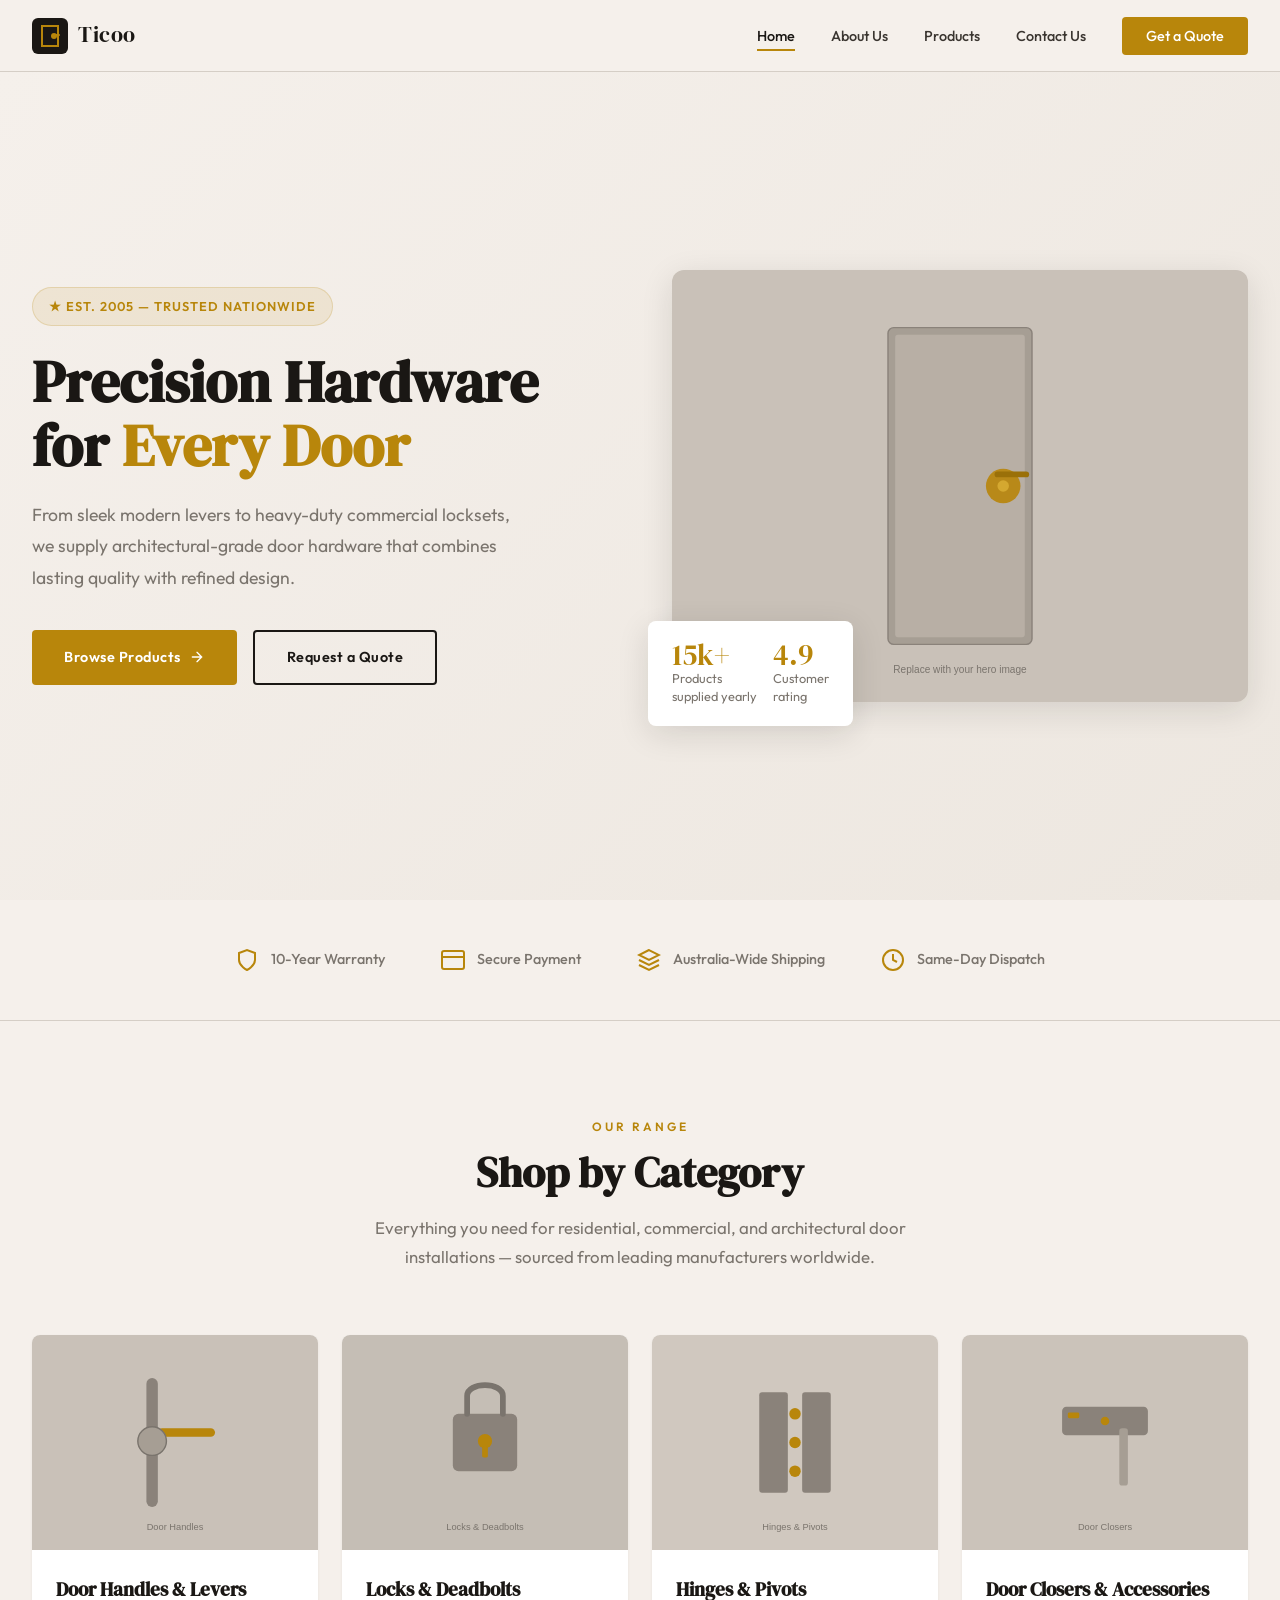
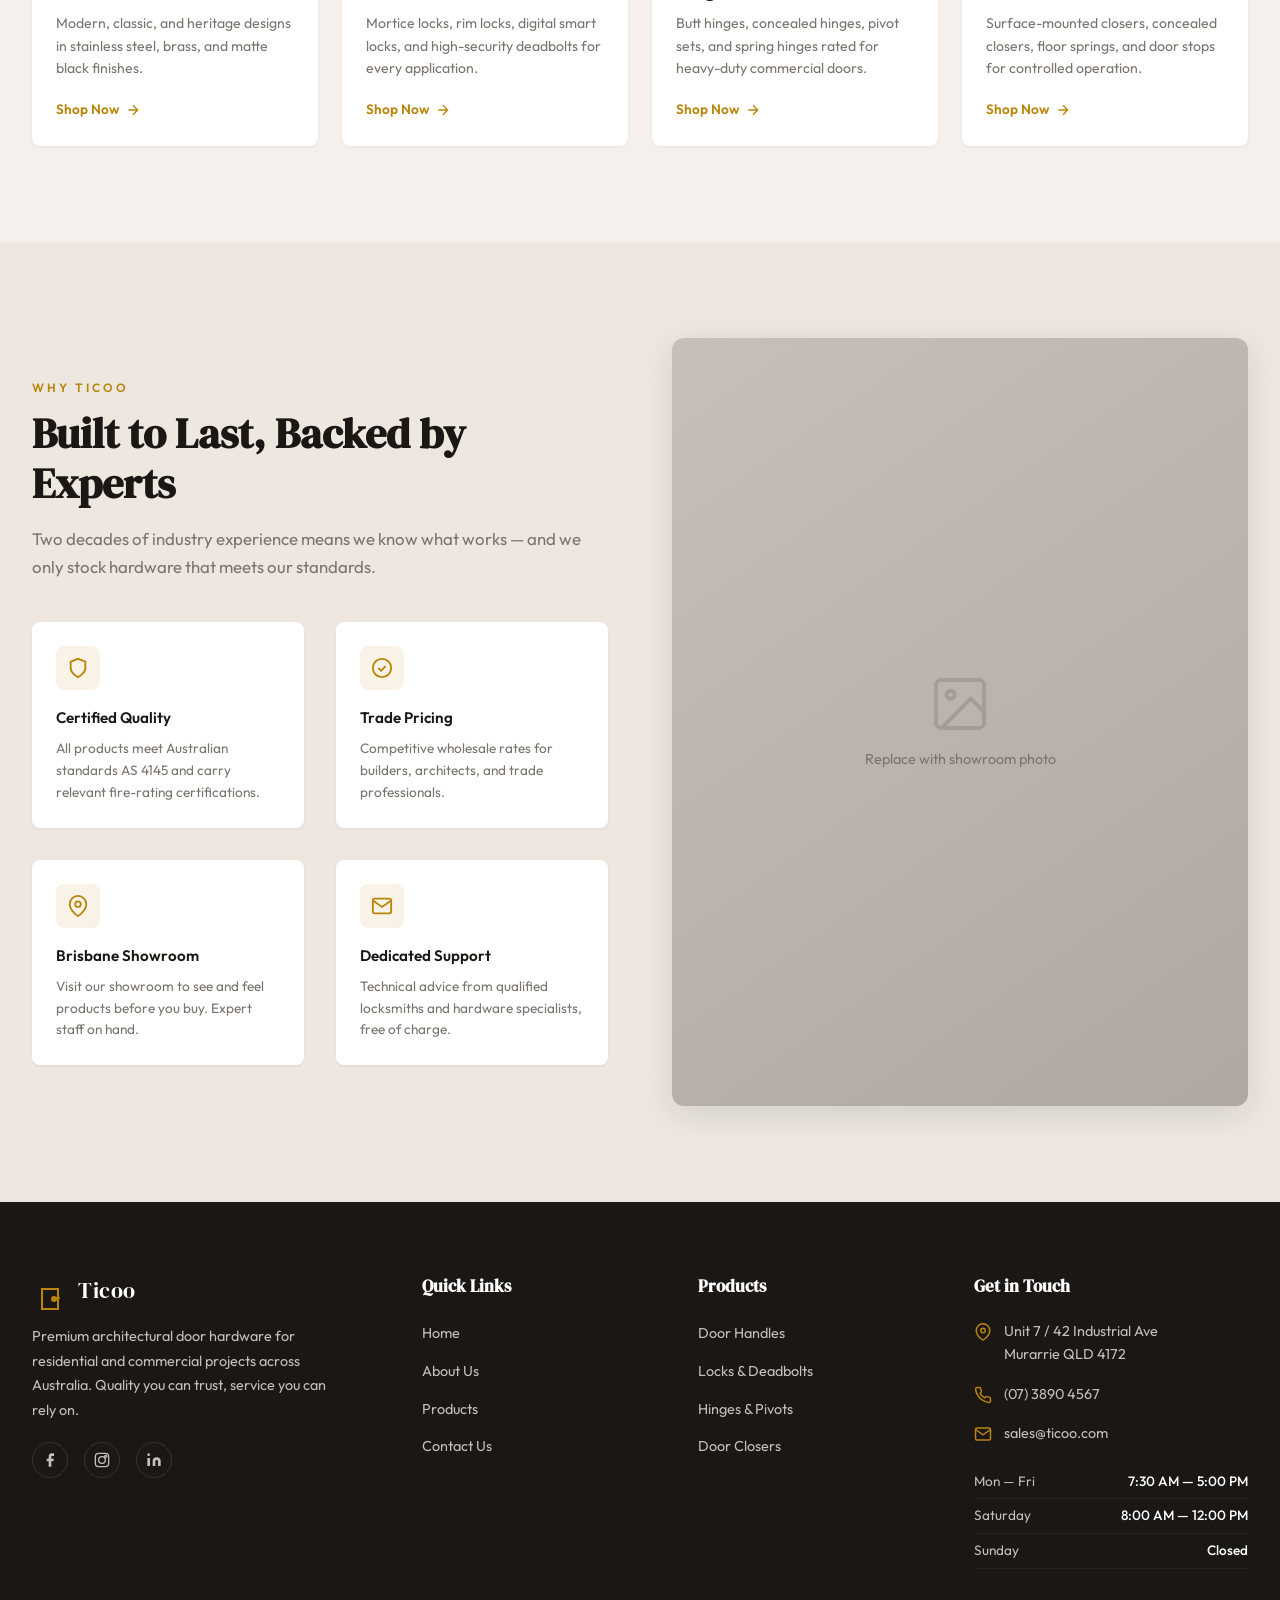
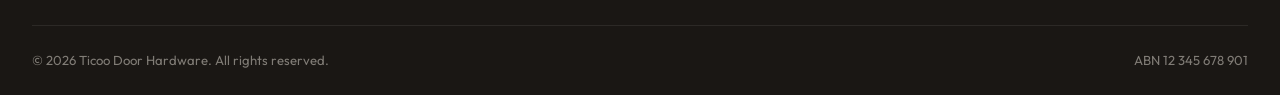
<file: index.html>
<!DOCTYPE html>
<html lang="en">
<head>
  <meta charset="UTF-8">
  <meta name="viewport" content="width=device-width, initial-scale=1.0">
  <title>Ticoo Door Hardware — Premium Architectural Hardware</title>
  <meta name="description" content="Australia's trusted supplier of premium door handles, locks, hinges and door closers for residential and commercial projects.">
  <link rel="icon" href="images/logo.svg" type="image/svg+xml">
  <link rel="stylesheet" href="css/style.css">
</head>
<body>

  <!-- ═══ NAVIGATION ═══ -->
  <nav class="navbar">
    <div class="container">
      <a href="index.html" class="logo">
        <img src="images/logo.svg" alt="Ticoo" class="logo-icon">
        <span class="logo-text">Ticoo</span>
      </a>
      <ul class="nav-links">
        <li><a href="index.html" class="active">Home</a></li>
        <li><a href="about.html">About Us</a></li>
        <li><a href="products.html">Products</a></li>
        <li><a href="contact.html">Contact Us</a></li>
        <li><a href="contact.html" class="nav-cta">Get a Quote</a></li>
      </ul>
      <button class="nav-toggle" aria-label="Toggle menu">
        <span></span><span></span><span></span>
      </button>
    </div>
  </nav>

  <!-- ═══ HERO ═══ -->
  <section class="hero">
    <div class="container">
      <div class="hero-content">
        <div class="hero-badge">★ Est. 2005 — Trusted Nationwide</div>
        <h1>Precision Hardware for <span>Every Door</span></h1>
        <p>From sleek modern levers to heavy-duty commercial locksets, we supply architectural-grade door hardware that combines lasting quality with refined design.</p>
        <div class="hero-actions">
          <a href="products.html" class="btn btn-primary">
            Browse Products
            <svg width="16" height="16" viewBox="0 0 24 24" fill="none" stroke="currentColor" stroke-width="2" stroke-linecap="round"><path d="M5 12h14M12 5l7 7-7 7"/></svg>
          </a>
          <a href="contact.html" class="btn btn-outline">Request a Quote</a>
        </div>
      </div>
      <div class="hero-visual">
        <div class="hero-image-wrapper">
          <!-- Replace src with your own hero photo -->
          <img src="images/hero-door.svg" alt="Premium door hardware showcase">
        </div>
        <div class="hero-stat-card">
          <div>
            <div class="stat-number">15k+</div>
            <div class="stat-label">Products<br>supplied yearly</div>
          </div>
          <div>
            <div class="stat-number">4.9</div>
            <div class="stat-label">Customer<br>rating</div>
          </div>
        </div>
      </div>
    </div>
  </section>

  <!-- ═══ TRUST BAR ═══ -->
  <section class="trust-bar">
    <div class="container">
      <div class="trust-item">
        <svg viewBox="0 0 24 24" fill="none" stroke="currentColor" stroke-width="2"><path d="M12 22s8-4 8-10V5l-8-3-8 3v7c0 6 8 10 8 10z"/></svg>
        10-Year Warranty
      </div>
      <div class="trust-item">
        <svg viewBox="0 0 24 24" fill="none" stroke="currentColor" stroke-width="2"><rect x="1" y="3" width="22" height="18" rx="2"/><path d="M1 9h22"/></svg>
        Secure Payment
      </div>
      <div class="trust-item">
        <svg viewBox="0 0 24 24" fill="none" stroke="currentColor" stroke-width="2"><path d="M12 2L2 7l10 5 10-5-10-5z"/><path d="M2 17l10 5 10-5"/><path d="M2 12l10 5 10-5"/></svg>
        Australia-Wide Shipping
      </div>
      <div class="trust-item">
        <svg viewBox="0 0 24 24" fill="none" stroke="currentColor" stroke-width="2"><circle cx="12" cy="12" r="10"/><path d="M12 6v6l4 2"/></svg>
        Same-Day Dispatch
      </div>
    </div>
  </section>

  <!-- ═══ PRODUCT CATEGORIES ═══ -->
  <section class="categories" id="categories">
    <div class="container">
      <div class="categories-header fade-in">
        <div class="section-label">Our Range</div>
        <h2 class="section-title">Shop by Category</h2>
        <p class="section-subtitle">Everything you need for residential, commercial, and architectural door installations — sourced from leading manufacturers worldwide.</p>
      </div>

      <div class="categories-grid">

        <!-- Category 1 -->
        <a href="products.html" class="category-card fade-in">
          <div class="category-card-image">
            <img src="images/cat-handles.svg" alt="Door Handles">
          </div>
          <div class="category-card-body">
            <h3>Door Handles &amp; Levers</h3>
            <p>Modern, classic, and heritage designs in stainless steel, brass, and matte black finishes.</p>
            <span class="category-link">
              Shop Now
              <svg viewBox="0 0 24 24" fill="none" stroke="currentColor" stroke-width="2"><path d="M5 12h14M12 5l7 7-7 7"/></svg>
            </span>
          </div>
        </a>

        <!-- Category 2 -->
        <a href="products.html" class="category-card fade-in">
          <div class="category-card-image">
            <img src="images/cat-locks.svg" alt="Locks & Deadbolts">
          </div>
          <div class="category-card-body">
            <h3>Locks &amp; Deadbolts</h3>
            <p>Mortice locks, rim locks, digital smart locks, and high-security deadbolts for every application.</p>
            <span class="category-link">
              Shop Now
              <svg viewBox="0 0 24 24" fill="none" stroke="currentColor" stroke-width="2"><path d="M5 12h14M12 5l7 7-7 7"/></svg>
            </span>
          </div>
        </a>

        <!-- Category 3 -->
        <a href="products.html" class="category-card fade-in">
          <div class="category-card-image">
            <img src="images/cat-hinges.svg" alt="Hinges & Pivots">
          </div>
          <div class="category-card-body">
            <h3>Hinges &amp; Pivots</h3>
            <p>Butt hinges, concealed hinges, pivot sets, and spring hinges rated for heavy-duty commercial doors.</p>
            <span class="category-link">
              Shop Now
              <svg viewBox="0 0 24 24" fill="none" stroke="currentColor" stroke-width="2"><path d="M5 12h14M12 5l7 7-7 7"/></svg>
            </span>
          </div>
        </a>

        <!-- Category 4 -->
        <a href="products.html" class="category-card fade-in">
          <div class="category-card-image">
            <img src="images/cat-closers.svg" alt="Door Closers">
          </div>
          <div class="category-card-body">
            <h3>Door Closers &amp; Accessories</h3>
            <p>Surface-mounted closers, concealed closers, floor springs, and door stops for controlled operation.</p>
            <span class="category-link">
              Shop Now
              <svg viewBox="0 0 24 24" fill="none" stroke="currentColor" stroke-width="2"><path d="M5 12h14M12 5l7 7-7 7"/></svg>
            </span>
          </div>
        </a>

      </div>
    </div>
  </section>

  <!-- ═══ WHY CHOOSE US ═══ -->
  <section class="why-us">
    <div class="container">
      <div class="why-us-grid">
        <div class="fade-in">
          <div class="section-label">Why Ticoo</div>
          <h2 class="section-title">Built to Last, Backed by Experts</h2>
          <p class="section-subtitle">Two decades of industry experience means we know what works — and we only stock hardware that meets our standards.</p>
          <div class="why-us-features">
            <div class="feature-item">
              <div class="feature-icon">
                <svg viewBox="0 0 24 24" fill="none" stroke="currentColor" stroke-width="2"><path d="M12 22s8-4 8-10V5l-8-3-8 3v7c0 6 8 10 8 10z"/></svg>
              </div>
              <h4>Certified Quality</h4>
              <p>All products meet Australian standards AS 4145 and carry relevant fire-rating certifications.</p>
            </div>
            <div class="feature-item">
              <div class="feature-icon">
                <svg viewBox="0 0 24 24" fill="none" stroke="currentColor" stroke-width="2"><circle cx="12" cy="12" r="10"/><path d="M8 12l3 3 5-5"/></svg>
              </div>
              <h4>Trade Pricing</h4>
              <p>Competitive wholesale rates for builders, architects, and trade professionals.</p>
            </div>
            <div class="feature-item">
              <div class="feature-icon">
                <svg viewBox="0 0 24 24" fill="none" stroke="currentColor" stroke-width="2"><path d="M21 10c0 7-9 13-9 13s-9-6-9-13a9 9 0 1118 0z"/><circle cx="12" cy="10" r="3"/></svg>
              </div>
              <h4>Brisbane Showroom</h4>
              <p>Visit our showroom to see and feel products before you buy. Expert staff on hand.</p>
            </div>
            <div class="feature-item">
              <div class="feature-icon">
                <svg viewBox="0 0 24 24" fill="none" stroke="currentColor" stroke-width="2"><path d="M4 4h16c1.1 0 2 .9 2 2v12c0 1.1-.9 2-2 2H4c-1.1 0-2-.9-2-2V6c0-1.1.9-2 2-2z"/><polyline points="22,6 12,13 2,6"/></svg>
              </div>
              <h4>Dedicated Support</h4>
              <p>Technical advice from qualified locksmiths and hardware specialists, free of charge.</p>
            </div>
          </div>
        </div>
        <div class="why-us-image fade-in">
          <!-- Replace with your own photo -->
          <div class="why-us-placeholder">
            <svg viewBox="0 0 24 24" fill="none" stroke="currentColor" stroke-width="1.5"><rect x="3" y="3" width="18" height="18" rx="2"/><circle cx="8.5" cy="8.5" r="1.5"/><path d="M21 15l-5-5L5 21"/></svg>
            Replace with showroom photo
          </div>
        </div>
      </div>
    </div>
  </section>

  <!-- ═══ FOOTER ═══ -->
  <footer class="footer">
    <div class="container">
      <div class="footer-grid">

        <!-- Brand -->
        <div class="footer-brand">
          <div class="logo">
            <img src="images/logo.svg" alt="Ticoo" class="logo-icon">
            <span class="logo-text">Ticoo</span>
          </div>
          <p>Premium architectural door hardware for residential and commercial projects across Australia. Quality you can trust, service you can rely on.</p>
          <div class="footer-socials">
            <a href="#" aria-label="Facebook"><svg viewBox="0 0 24 24" fill="currentColor"><path d="M18 2h-3a5 5 0 00-5 5v3H7v4h3v8h4v-8h3l1-4h-4V7a1 1 0 011-1h3z"/></svg></a>
            <a href="#" aria-label="Instagram"><svg viewBox="0 0 24 24" fill="none" stroke="currentColor" stroke-width="2"><rect x="2" y="2" width="20" height="20" rx="5"/><circle cx="12" cy="12" r="5"/><circle cx="17.5" cy="6.5" r="1.5"/></svg></a>
            <a href="#" aria-label="LinkedIn"><svg viewBox="0 0 24 24" fill="currentColor"><path d="M16 8a6 6 0 016 6v7h-4v-7a2 2 0 00-4 0v7h-4v-7a6 6 0 016-6zM2 9h4v12H2zM4 6a2 2 0 100-4 2 2 0 000 4z"/></svg></a>
          </div>
        </div>

        <!-- Quick Links -->
        <div>
          <h4>Quick Links</h4>
          <ul class="footer-links">
            <li><a href="index.html">Home</a></li>
            <li><a href="about.html">About Us</a></li>
            <li><a href="products.html">Products</a></li>
            <li><a href="contact.html">Contact Us</a></li>
          </ul>
        </div>

        <!-- Products -->
        <div>
          <h4>Products</h4>
          <ul class="footer-links">
            <li><a href="products.html">Door Handles</a></li>
            <li><a href="products.html">Locks &amp; Deadbolts</a></li>
            <li><a href="products.html">Hinges &amp; Pivots</a></li>
            <li><a href="products.html">Door Closers</a></li>
          </ul>
        </div>

        <!-- Contact & Hours -->
        <div>
          <h4>Get in Touch</h4>
          <div class="footer-contact-item">
            <svg viewBox="0 0 24 24" fill="none" stroke="currentColor" stroke-width="2"><path d="M21 10c0 7-9 13-9 13s-9-6-9-13a9 9 0 1118 0z"/><circle cx="12" cy="10" r="3"/></svg>
            <span>Unit 7 / 42 Industrial Ave<br>Murarrie QLD 4172</span>
          </div>
          <div class="footer-contact-item">
            <svg viewBox="0 0 24 24" fill="none" stroke="currentColor" stroke-width="2"><path d="M22 16.92v3a2 2 0 01-2.18 2 19.79 19.79 0 01-8.63-3.07 19.5 19.5 0 01-6-6A19.79 19.79 0 012.12 4.18 2 2 0 014.11 2h3a2 2 0 012 1.72c.127.96.361 1.903.7 2.81a2 2 0 01-.45 2.11L8.09 9.91a16 16 0 006 6l1.27-1.27a2 2 0 012.11-.45c.907.339 1.85.573 2.81.7A2 2 0 0122 16.92z"/></svg>
            <span>(07) 3890 4567</span>
          </div>
          <div class="footer-contact-item">
            <svg viewBox="0 0 24 24" fill="none" stroke="currentColor" stroke-width="2"><path d="M4 4h16c1.1 0 2 .9 2 2v12c0 1.1-.9 2-2 2H4c-1.1 0-2-.9-2-2V6c0-1.1.9-2 2-2z"/><polyline points="22,6 12,13 2,6"/></svg>
            <span>sales@ticoo.com</span>
          </div>
          <div class="footer-hours">
            <div class="footer-hours-row"><span class="day">Mon — Fri</span><span class="time">7:30 AM — 5:00 PM</span></div>
            <div class="footer-hours-row"><span class="day">Saturday</span><span class="time">8:00 AM — 12:00 PM</span></div>
            <div class="footer-hours-row"><span class="day">Sunday</span><span class="time">Closed</span></div>
          </div>
        </div>

      </div>

      <div class="footer-bottom">
        <span>&copy; 2026 Ticoo Door Hardware. All rights reserved.</span>
        <span>ABN 12 345 678 901</span>
      </div>
    </div>
  </footer>

  <script src="js/main.js"></script>
</body>
</html>
</file>
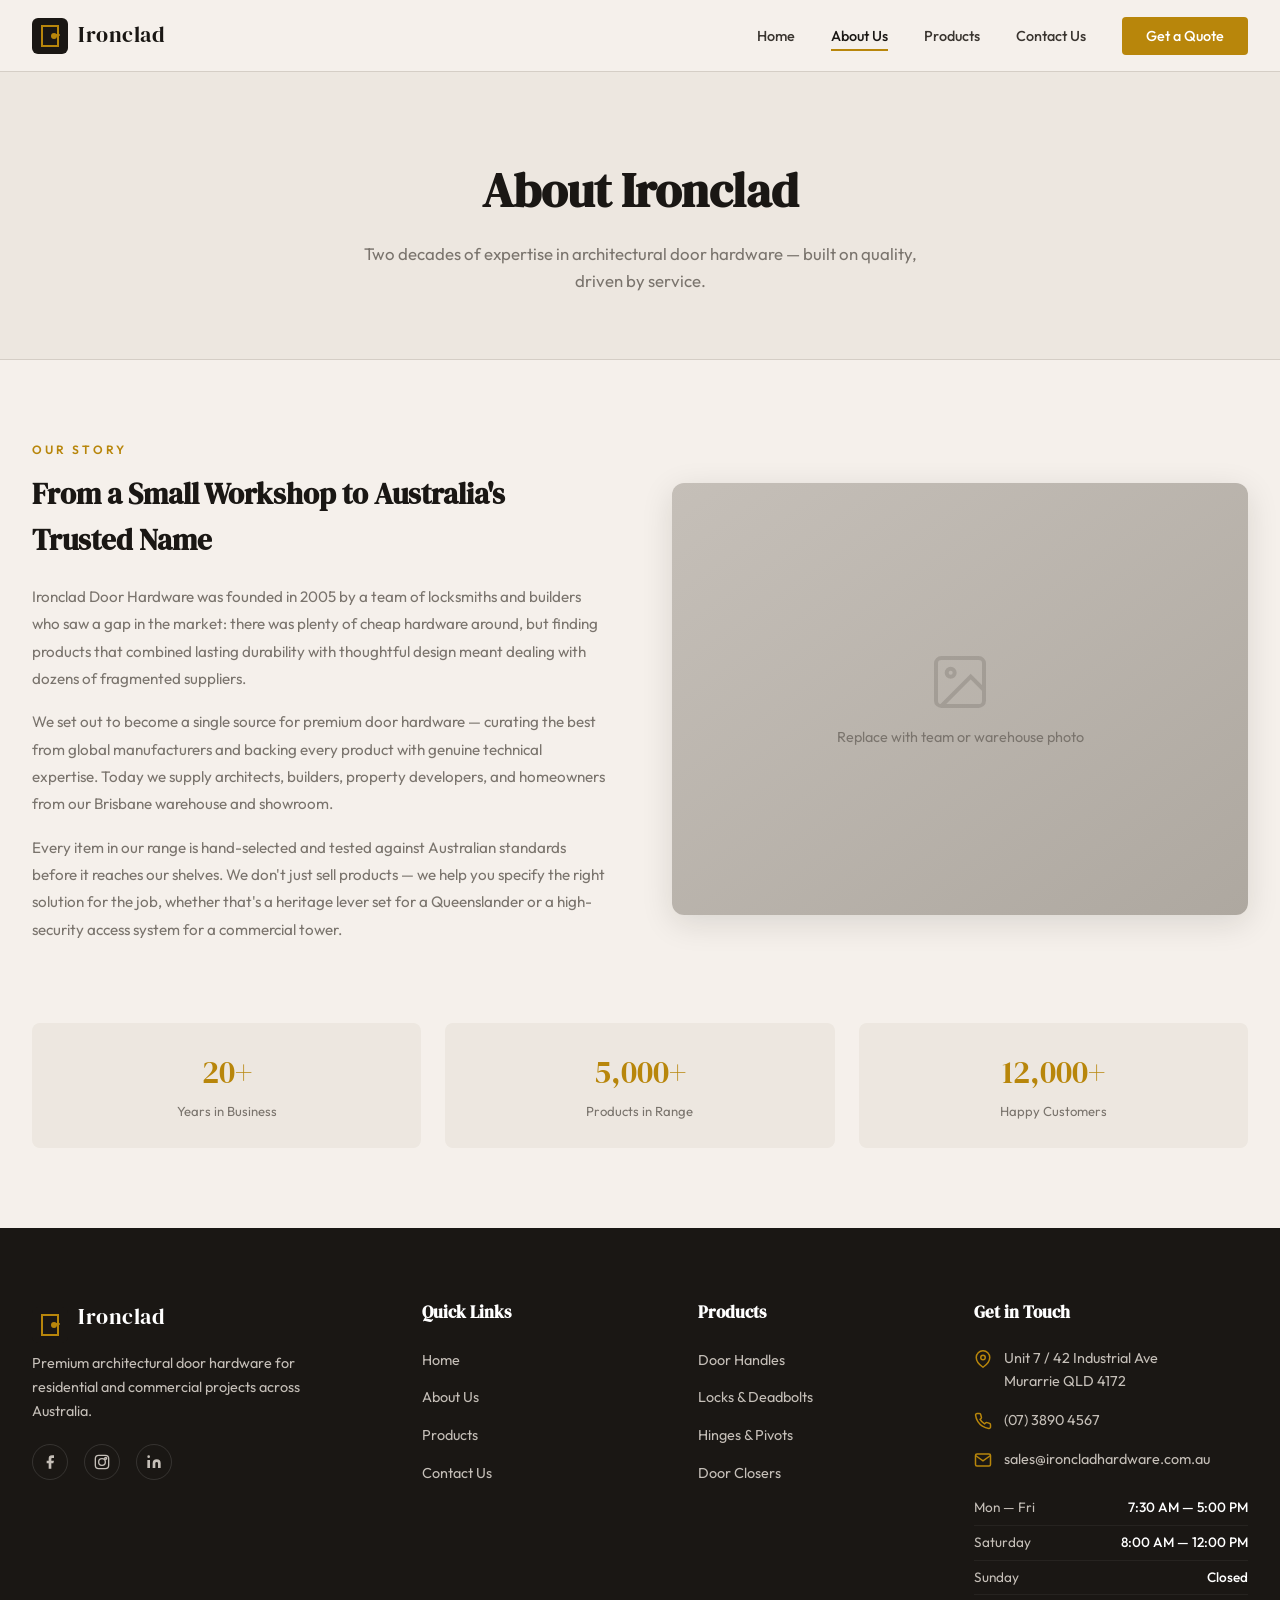
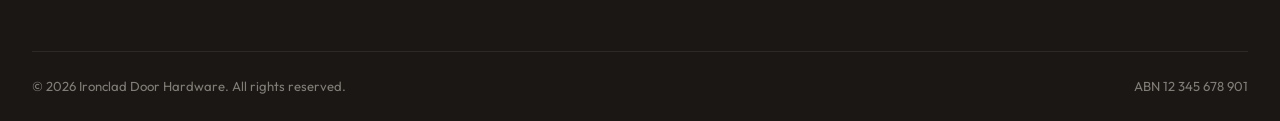
<file: about.html>
<!DOCTYPE html>
<html lang="en">
<head>
  <meta charset="UTF-8">
  <meta name="viewport" content="width=device-width, initial-scale=1.0">
  <title>About Us — Ironclad Door Hardware</title>
  <meta name="description" content="Learn about Ironclad Door Hardware — over 20 years of supplying premium architectural hardware across Australia.">
  <link rel="icon" href="images/logo.svg" type="image/svg+xml">
  <link rel="stylesheet" href="css/style.css">
</head>
<body>

  <!-- ═══ NAVIGATION ═══ -->
  <nav class="navbar">
    <div class="container">
      <a href="index.html" class="logo">
        <img src="images/logo.svg" alt="Ironclad" class="logo-icon">
        <span class="logo-text">Ironclad</span>
      </a>
      <ul class="nav-links">
        <li><a href="index.html">Home</a></li>
        <li><a href="about.html" class="active">About Us</a></li>
        <li><a href="products.html">Products</a></li>
        <li><a href="contact.html">Contact Us</a></li>
        <li><a href="contact.html" class="nav-cta">Get a Quote</a></li>
      </ul>
      <button class="nav-toggle" aria-label="Toggle menu">
        <span></span><span></span><span></span>
      </button>
    </div>
  </nav>

  <!-- ═══ PAGE HERO ═══ -->
  <section class="page-hero">
    <div class="container">
      <h1>About Ironclad</h1>
      <p>Two decades of expertise in architectural door hardware — built on quality, driven by service.</p>
    </div>
  </section>

  <!-- ═══ OUR STORY ═══ -->
  <section class="about-section">
    <div class="container">
      <div class="about-grid fade-in">
        <div class="about-text">
          <div class="section-label">Our Story</div>
          <h2>From a Small Workshop to Australia's Trusted Name</h2>
          <p>Ironclad Door Hardware was founded in 2005 by a team of locksmiths and builders who saw a gap in the market: there was plenty of cheap hardware around, but finding products that combined lasting durability with thoughtful design meant dealing with dozens of fragmented suppliers.</p>
          <p>We set out to become a single source for premium door hardware — curating the best from global manufacturers and backing every product with genuine technical expertise. Today we supply architects, builders, property developers, and homeowners from our Brisbane warehouse and showroom.</p>
          <p>Every item in our range is hand-selected and tested against Australian standards before it reaches our shelves. We don't just sell products — we help you specify the right solution for the job, whether that's a heritage lever set for a Queenslander or a high-security access system for a commercial tower.</p>
        </div>
        <div class="about-image">
          <!-- Replace with your own team / warehouse photo -->
          <div class="why-us-placeholder" style="height:100%">
            <svg viewBox="0 0 24 24" fill="none" stroke="currentColor" stroke-width="1.5"><rect x="3" y="3" width="18" height="18" rx="2"/><circle cx="8.5" cy="8.5" r="1.5"/><path d="M21 15l-5-5L5 21"/></svg>
            Replace with team or warehouse photo
          </div>
        </div>
      </div>

      <div class="about-stats fade-in" style="margin-top:64px">
        <div class="about-stat">
          <span class="number">20+</span>
          <span class="label">Years in Business</span>
        </div>
        <div class="about-stat">
          <span class="number">5,000+</span>
          <span class="label">Products in Range</span>
        </div>
        <div class="about-stat">
          <span class="number">12,000+</span>
          <span class="label">Happy Customers</span>
        </div>
      </div>
    </div>
  </section>

  <!-- ═══ FOOTER ═══ -->
  <footer class="footer">
    <div class="container">
      <div class="footer-grid">
        <div class="footer-brand">
          <div class="logo">
            <img src="images/logo.svg" alt="Ironclad" class="logo-icon">
            <span class="logo-text">Ironclad</span>
          </div>
          <p>Premium architectural door hardware for residential and commercial projects across Australia.</p>
          <div class="footer-socials">
            <a href="#" aria-label="Facebook"><svg viewBox="0 0 24 24" fill="currentColor"><path d="M18 2h-3a5 5 0 00-5 5v3H7v4h3v8h4v-8h3l1-4h-4V7a1 1 0 011-1h3z"/></svg></a>
            <a href="#" aria-label="Instagram"><svg viewBox="0 0 24 24" fill="none" stroke="currentColor" stroke-width="2"><rect x="2" y="2" width="20" height="20" rx="5"/><circle cx="12" cy="12" r="5"/><circle cx="17.5" cy="6.5" r="1.5"/></svg></a>
            <a href="#" aria-label="LinkedIn"><svg viewBox="0 0 24 24" fill="currentColor"><path d="M16 8a6 6 0 016 6v7h-4v-7a2 2 0 00-4 0v7h-4v-7a6 6 0 016-6zM2 9h4v12H2zM4 6a2 2 0 100-4 2 2 0 000 4z"/></svg></a>
          </div>
        </div>
        <div>
          <h4>Quick Links</h4>
          <ul class="footer-links">
            <li><a href="index.html">Home</a></li>
            <li><a href="about.html">About Us</a></li>
            <li><a href="products.html">Products</a></li>
            <li><a href="contact.html">Contact Us</a></li>
          </ul>
        </div>
        <div>
          <h4>Products</h4>
          <ul class="footer-links">
            <li><a href="products.html">Door Handles</a></li>
            <li><a href="products.html">Locks &amp; Deadbolts</a></li>
            <li><a href="products.html">Hinges &amp; Pivots</a></li>
            <li><a href="products.html">Door Closers</a></li>
          </ul>
        </div>
        <div>
          <h4>Get in Touch</h4>
          <div class="footer-contact-item">
            <svg viewBox="0 0 24 24" fill="none" stroke="currentColor" stroke-width="2"><path d="M21 10c0 7-9 13-9 13s-9-6-9-13a9 9 0 1118 0z"/><circle cx="12" cy="10" r="3"/></svg>
            <span>Unit 7 / 42 Industrial Ave<br>Murarrie QLD 4172</span>
          </div>
          <div class="footer-contact-item">
            <svg viewBox="0 0 24 24" fill="none" stroke="currentColor" stroke-width="2"><path d="M22 16.92v3a2 2 0 01-2.18 2 19.79 19.79 0 01-8.63-3.07 19.5 19.5 0 01-6-6A19.79 19.79 0 012.12 4.18 2 2 0 014.11 2h3a2 2 0 012 1.72c.127.96.361 1.903.7 2.81a2 2 0 01-.45 2.11L8.09 9.91a16 16 0 006 6l1.27-1.27a2 2 0 012.11-.45c.907.339 1.85.573 2.81.7A2 2 0 0122 16.92z"/></svg>
            <span>(07) 3890 4567</span>
          </div>
          <div class="footer-contact-item">
            <svg viewBox="0 0 24 24" fill="none" stroke="currentColor" stroke-width="2"><path d="M4 4h16c1.1 0 2 .9 2 2v12c0 1.1-.9 2-2 2H4c-1.1 0-2-.9-2-2V6c0-1.1.9-2 2-2z"/><polyline points="22,6 12,13 2,6"/></svg>
            <span>sales@ironcladhardware.com.au</span>
          </div>
          <div class="footer-hours">
            <div class="footer-hours-row"><span class="day">Mon — Fri</span><span class="time">7:30 AM — 5:00 PM</span></div>
            <div class="footer-hours-row"><span class="day">Saturday</span><span class="time">8:00 AM — 12:00 PM</span></div>
            <div class="footer-hours-row"><span class="day">Sunday</span><span class="time">Closed</span></div>
          </div>
        </div>
      </div>
      <div class="footer-bottom">
        <span>&copy; 2026 Ironclad Door Hardware. All rights reserved.</span>
        <span>ABN 12 345 678 901</span>
      </div>
    </div>
  </footer>

  <script src="js/main.js"></script>
</body>
</html>
</file>
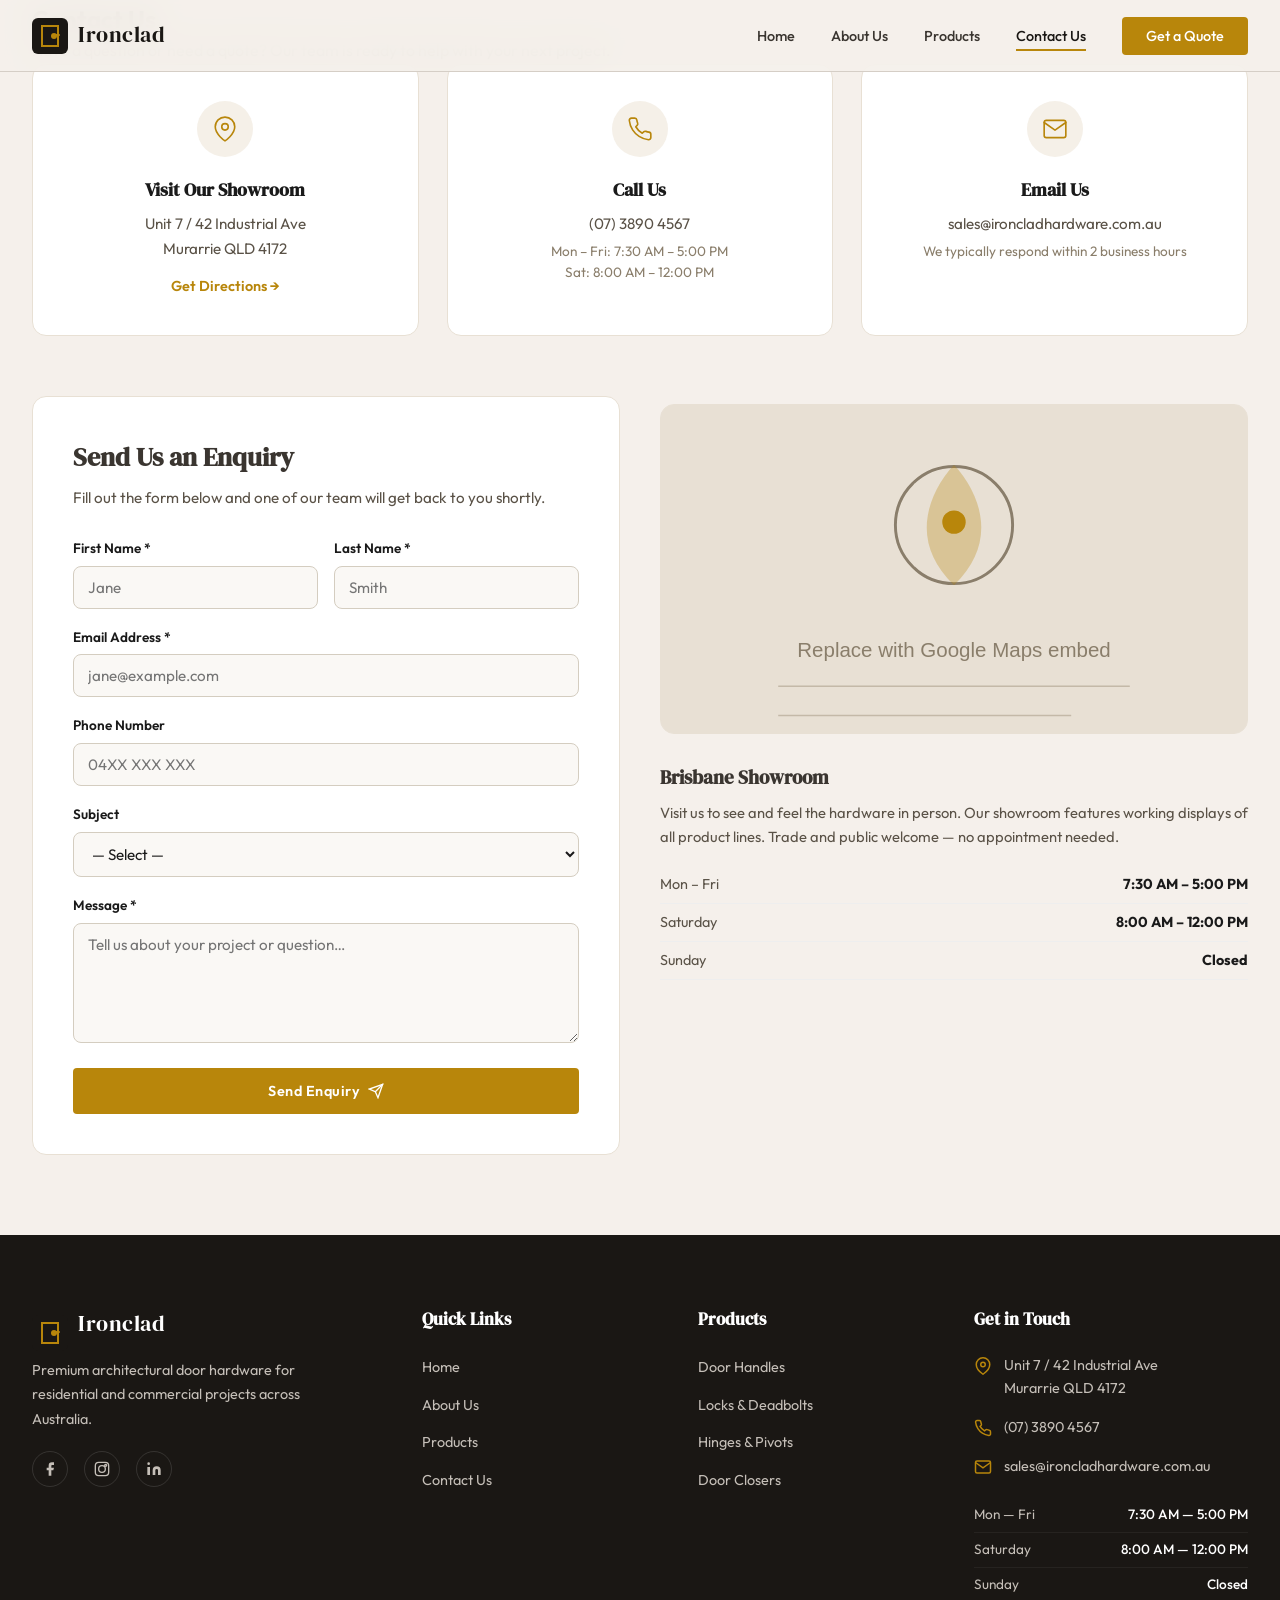
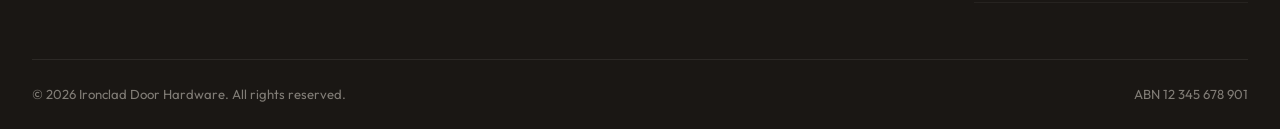
<file: contact.html>
<!DOCTYPE html>
<html lang="en">
<head>
  <meta charset="UTF-8">
  <meta name="viewport" content="width=device-width, initial-scale=1.0">
  <title>Contact Us — Ironclad Door Hardware</title>
  <meta name="description" content="Get in touch with Ironclad Door Hardware. Visit our Brisbane showroom, call our team, or send us an enquiry online.">
  <link rel="icon" href="images/logo.svg" type="image/svg+xml">
  <link rel="stylesheet" href="css/style.css">
</head>
<body>

  <!-- ═══ NAVIGATION ═══ -->
  <nav class="navbar">
    <div class="container">
      <a href="index.html" class="logo">
        <img src="images/logo.svg" alt="Ironclad" class="logo-icon">
        <span class="logo-text">Ironclad</span>
      </a>
      <ul class="nav-links">
        <li><a href="index.html">Home</a></li>
        <li><a href="about.html">About Us</a></li>
        <li><a href="products.html">Products</a></li>
        <li><a href="contact.html" class="active">Contact Us</a></li>
        <li><a href="contact.html" class="nav-cta">Get a Quote</a></li>
      </ul>
      <button class="nav-toggle" aria-label="Toggle menu">
        <span></span><span></span><span></span>
      </button>
    </div>
  </nav>

  <!-- ═══ PAGE HEADER ═══ -->
  <section class="page-header">
    <div class="container">
      <h1>Contact <span>Us</span></h1>
      <p>Have a question or need a quote? Our team is ready to help with your next project.</p>
    </div>
  </section>

  <!-- ═══ CONTACT INFO CARDS ═══ -->
  <section class="contact-cards">
    <div class="container">
      <div class="contact-cards-grid">

        <div class="contact-card fade-in">
          <div class="contact-card-icon">
            <svg viewBox="0 0 24 24" fill="none" stroke="currentColor" stroke-width="1.5" stroke-linecap="round" stroke-linejoin="round">
              <path d="M21 10c0 7-9 13-9 13s-9-6-9-13a9 9 0 1118 0z"/>
              <circle cx="12" cy="10" r="3"/>
            </svg>
          </div>
          <h3>Visit Our Showroom</h3>
          <p>Unit 7 / 42 Industrial Ave<br>Murarrie QLD 4172</p>
          <a href="https://maps.google.com" target="_blank" class="contact-card-link">Get Directions →</a>
        </div>

        <div class="contact-card fade-in">
          <div class="contact-card-icon">
            <svg viewBox="0 0 24 24" fill="none" stroke="currentColor" stroke-width="1.5" stroke-linecap="round" stroke-linejoin="round">
              <path d="M22 16.92v3a2 2 0 01-2.18 2 19.79 19.79 0 01-8.63-3.07 19.5 19.5 0 01-6-6A19.79 19.79 0 012.12 4.18 2 2 0 014.11 2h3a2 2 0 012 1.72c.127.96.361 1.903.7 2.81a2 2 0 01-.45 2.11L8.09 9.91a16 16 0 006 6l1.27-1.27a2 2 0 012.11-.45c.907.339 1.85.573 2.81.7A2 2 0 0122 16.92z"/>
            </svg>
          </div>
          <h3>Call Us</h3>
          <p>(07) 3890 4567</p>
          <p class="contact-card-sub">Mon – Fri: 7:30 AM – 5:00 PM<br>Sat: 8:00 AM – 12:00 PM</p>
        </div>

        <div class="contact-card fade-in">
          <div class="contact-card-icon">
            <svg viewBox="0 0 24 24" fill="none" stroke="currentColor" stroke-width="1.5" stroke-linecap="round" stroke-linejoin="round">
              <path d="M4 4h16c1.1 0 2 .9 2 2v12c0 1.1-.9 2-2 2H4c-1.1 0-2-.9-2-2V6c0-1.1.9-2 2-2z"/>
              <polyline points="22,6 12,13 2,6"/>
            </svg>
          </div>
          <h3>Email Us</h3>
          <p>sales@ironcladhardware.com.au</p>
          <p class="contact-card-sub">We typically respond within 2 business hours</p>
        </div>

      </div>
    </div>
  </section>

  <!-- ═══ CONTACT FORM + MAP ═══ -->
  <section class="contact-main">
    <div class="container">
      <div class="contact-grid">

        <!-- Form -->
        <div class="contact-form-wrapper fade-in">
          <h2>Send Us an Enquiry</h2>
          <p>Fill out the form below and one of our team will get back to you shortly.</p>
          <div class="contact-form" id="contactForm">
            <div class="form-row">
              <div class="form-group">
                <label for="firstName">First Name *</label>
                <input type="text" id="firstName" required placeholder="Jane">
              </div>
              <div class="form-group">
                <label for="lastName">Last Name *</label>
                <input type="text" id="lastName" required placeholder="Smith">
              </div>
            </div>
            <div class="form-group">
              <label for="email">Email Address *</label>
              <input type="email" id="email" required placeholder="jane@example.com">
            </div>
            <div class="form-group">
              <label for="phone">Phone Number</label>
              <input type="tel" id="phone" placeholder="04XX XXX XXX">
            </div>
            <div class="form-group">
              <label for="subject">Subject</label>
              <select id="subject">
                <option value="">— Select —</option>
                <option value="quote">Request a Quote</option>
                <option value="product">Product Enquiry</option>
                <option value="order">Existing Order</option>
                <option value="trade">Trade Account</option>
                <option value="other">Other</option>
              </select>
            </div>
            <div class="form-group">
              <label for="message">Message *</label>
              <textarea id="message" rows="5" required placeholder="Tell us about your project or question…"></textarea>
            </div>
            <button type="button" class="btn btn-primary btn-full" id="contactSubmit">
              Send Enquiry
              <svg width="16" height="16" viewBox="0 0 24 24" fill="none" stroke="currentColor" stroke-width="2" stroke-linecap="round"><path d="M22 2L11 13"/><path d="M22 2L15 22 11 13 2 9l20-7z"/></svg>
            </button>
            <div class="form-success" id="formSuccess" style="display:none;">
              <svg viewBox="0 0 24 24" fill="none" stroke="currentColor" stroke-width="2"><path d="M22 11.08V12a10 10 0 11-5.93-9.14"/><polyline points="22 4 12 14.01 9 11.01"/></svg>
              <p><strong>Thanks for your enquiry!</strong><br>We'll be in touch within 2 business hours.</p>
            </div>
          </div>
        </div>

        <!-- Map placeholder -->
        <div class="contact-map fade-in">
          <div class="map-placeholder">
            <!-- Replace this div with a Google Maps iframe embed -->
            <svg viewBox="0 0 400 400" xmlns="http://www.w3.org/2000/svg">
              <rect width="400" height="400" fill="#e8e0d4"/>
              <circle cx="200" cy="170" r="40" fill="none" stroke="#8a7e6b" stroke-width="2"/>
              <path d="M200 130 C200 130 240 170 200 210 C160 170 200 130 200 130Z" fill="#B8860B" opacity="0.3" stroke="#B8860B" stroke-width="1.5"/>
              <circle cx="200" cy="168" r="8" fill="#B8860B"/>
              <line x1="80" y1="280" x2="320" y2="280" stroke="#c4b9a8" stroke-width="1"/>
              <line x1="80" y1="300" x2="280" y2="300" stroke="#c4b9a8" stroke-width="1"/>
              <line x1="100" y1="320" x2="300" y2="320" stroke="#c4b9a8" stroke-width="1"/>
              <text x="200" y="260" text-anchor="middle" fill="#8a7e6b" font-family="sans-serif" font-size="14">Replace with Google Maps embed</text>
              <text x="200" y="350" text-anchor="middle" fill="#a89a85" font-family="sans-serif" font-size="12">Unit 7 / 42 Industrial Ave, Murarrie QLD 4172</text>
            </svg>
          </div>
          <div class="map-info">
            <h3>Brisbane Showroom</h3>
            <p>Visit us to see and feel the hardware in person. Our showroom features working displays of all product lines. Trade and public welcome — no appointment needed.</p>
            <div class="map-hours">
              <div class="map-hours-row"><span>Mon – Fri</span><strong>7:30 AM – 5:00 PM</strong></div>
              <div class="map-hours-row"><span>Saturday</span><strong>8:00 AM – 12:00 PM</strong></div>
              <div class="map-hours-row"><span>Sunday</span><strong>Closed</strong></div>
            </div>
          </div>
        </div>

      </div>
    </div>
  </section>

  <!-- ═══ FOOTER ═══ -->
  <footer class="footer">
    <div class="container">
      <div class="footer-grid">
        <div class="footer-brand">
          <div class="logo">
            <img src="images/logo.svg" alt="Ironclad" class="logo-icon">
            <span class="logo-text">Ironclad</span>
          </div>
          <p>Premium architectural door hardware for residential and commercial projects across Australia.</p>
          <div class="footer-socials">
            <a href="#" aria-label="Facebook"><svg viewBox="0 0 24 24" fill="currentColor"><path d="M18 2h-3a5 5 0 00-5 5v3H7v4h3v8h4v-8h3l1-4h-4V7a1 1 0 011-1h3z"/></svg></a>
            <a href="#" aria-label="Instagram"><svg viewBox="0 0 24 24" fill="none" stroke="currentColor" stroke-width="2"><rect x="2" y="2" width="20" height="20" rx="5"/><circle cx="12" cy="12" r="5"/><circle cx="17.5" cy="6.5" r="1.5"/></svg></a>
            <a href="#" aria-label="LinkedIn"><svg viewBox="0 0 24 24" fill="currentColor"><path d="M16 8a6 6 0 016 6v7h-4v-7a2 2 0 00-4 0v7h-4v-7a6 6 0 016-6zM2 9h4v12H2zM4 6a2 2 0 100-4 2 2 0 000 4z"/></svg></a>
          </div>
        </div>
        <div>
          <h4>Quick Links</h4>
          <ul class="footer-links">
            <li><a href="index.html">Home</a></li>
            <li><a href="about.html">About Us</a></li>
            <li><a href="products.html">Products</a></li>
            <li><a href="contact.html">Contact Us</a></li>
          </ul>
        </div>
        <div>
          <h4>Products</h4>
          <ul class="footer-links">
            <li><a href="products.html">Door Handles</a></li>
            <li><a href="products.html">Locks &amp; Deadbolts</a></li>
            <li><a href="products.html">Hinges &amp; Pivots</a></li>
            <li><a href="products.html">Door Closers</a></li>
          </ul>
        </div>
        <div>
          <h4>Get in Touch</h4>
          <div class="footer-contact-item">
            <svg viewBox="0 0 24 24" fill="none" stroke="currentColor" stroke-width="2"><path d="M21 10c0 7-9 13-9 13s-9-6-9-13a9 9 0 1118 0z"/><circle cx="12" cy="10" r="3"/></svg>
            <span>Unit 7 / 42 Industrial Ave<br>Murarrie QLD 4172</span>
          </div>
          <div class="footer-contact-item">
            <svg viewBox="0 0 24 24" fill="none" stroke="currentColor" stroke-width="2"><path d="M22 16.92v3a2 2 0 01-2.18 2 19.79 19.79 0 01-8.63-3.07 19.5 19.5 0 01-6-6A19.79 19.79 0 012.12 4.18 2 2 0 014.11 2h3a2 2 0 012 1.72c.127.96.361 1.903.7 2.81a2 2 0 01-.45 2.11L8.09 9.91a16 16 0 006 6l1.27-1.27a2 2 0 012.11-.45c.907.339 1.85.573 2.81.7A2 2 0 0122 16.92z"/></svg>
            <span>(07) 3890 4567</span>
          </div>
          <div class="footer-contact-item">
            <svg viewBox="0 0 24 24" fill="none" stroke="currentColor" stroke-width="2"><path d="M4 4h16c1.1 0 2 .9 2 2v12c0 1.1-.9 2-2 2H4c-1.1 0-2-.9-2-2V6c0-1.1.9-2 2-2z"/><polyline points="22,6 12,13 2,6"/></svg>
            <span>sales@ironcladhardware.com.au</span>
          </div>
          <div class="footer-hours">
            <div class="footer-hours-row"><span class="day">Mon — Fri</span><span class="time">7:30 AM — 5:00 PM</span></div>
            <div class="footer-hours-row"><span class="day">Saturday</span><span class="time">8:00 AM — 12:00 PM</span></div>
            <div class="footer-hours-row"><span class="day">Sunday</span><span class="time">Closed</span></div>
          </div>
        </div>
      </div>
      <div class="footer-bottom">
        <span>&copy; 2026 Ironclad Door Hardware. All rights reserved.</span>
        <span>ABN 12 345 678 901</span>
      </div>
    </div>
  </footer>

  <script src="js/main.js"></script>
</body>
</html>
</file>
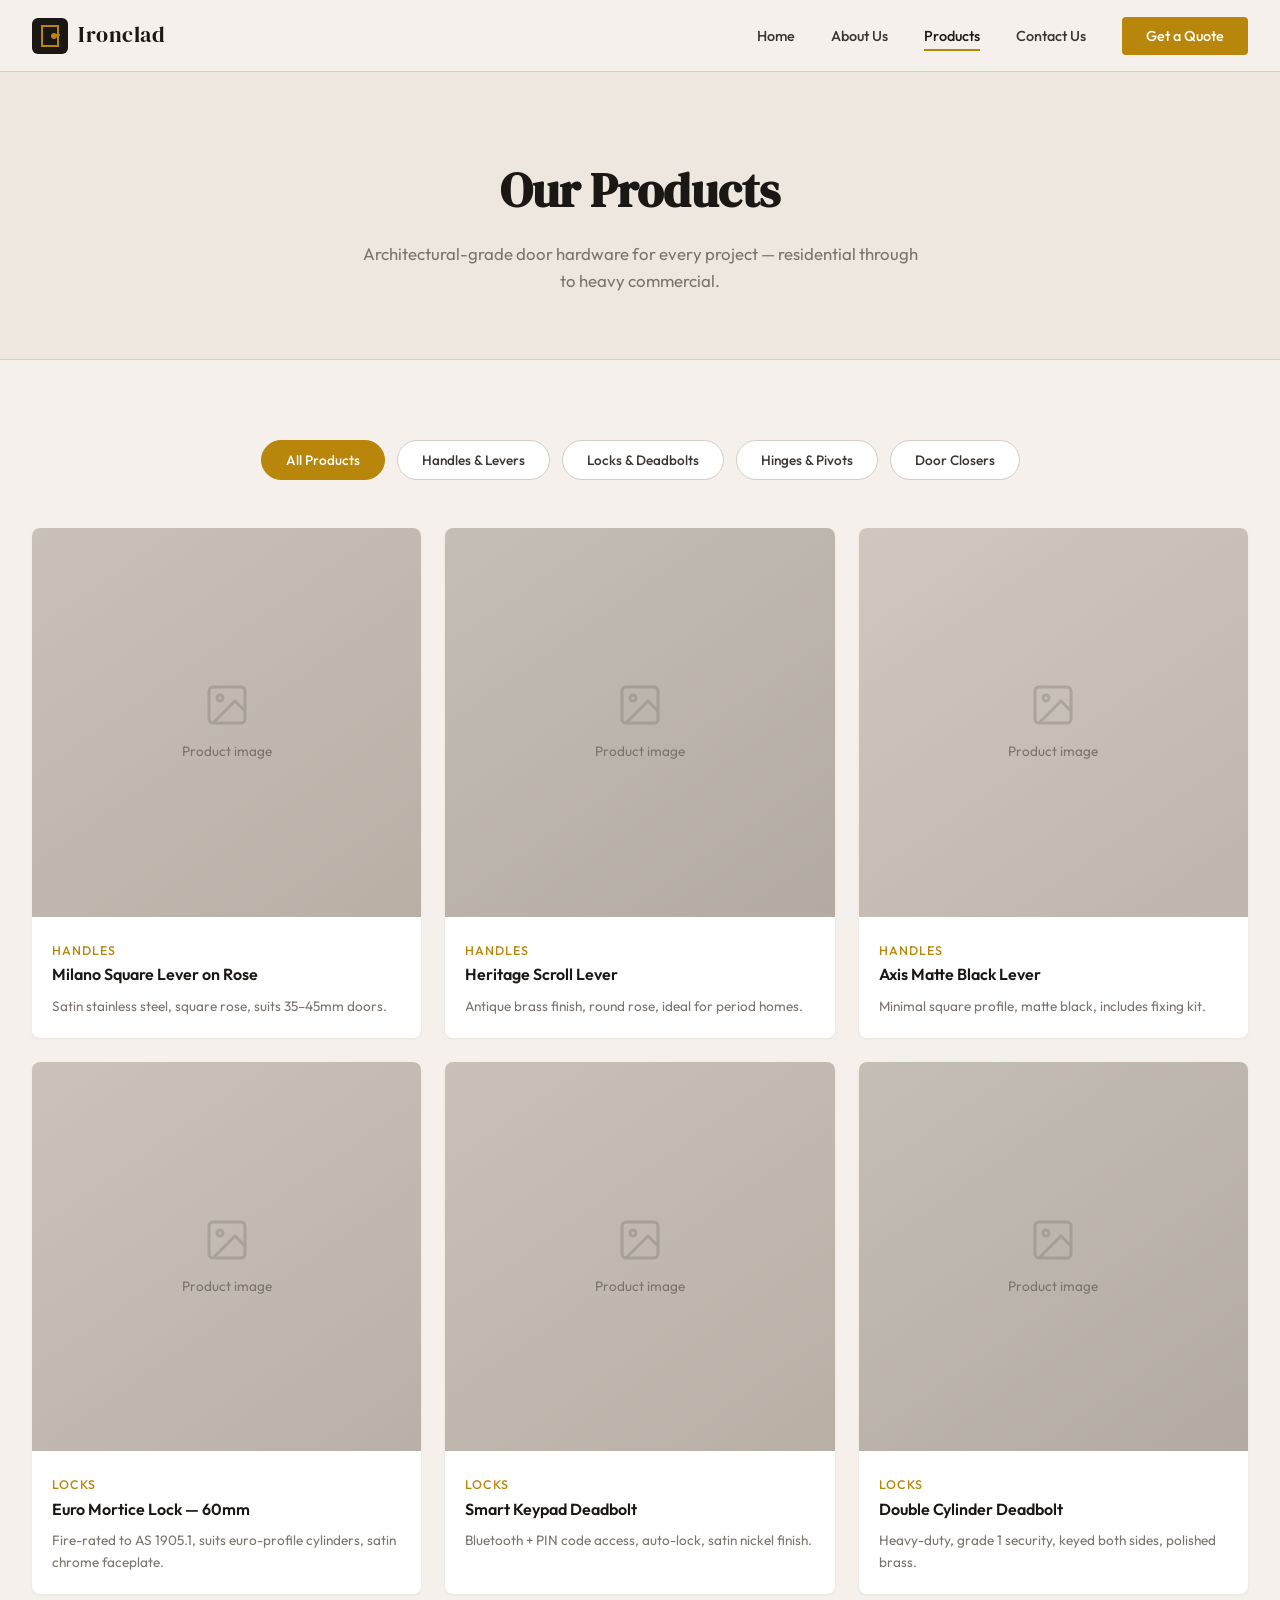
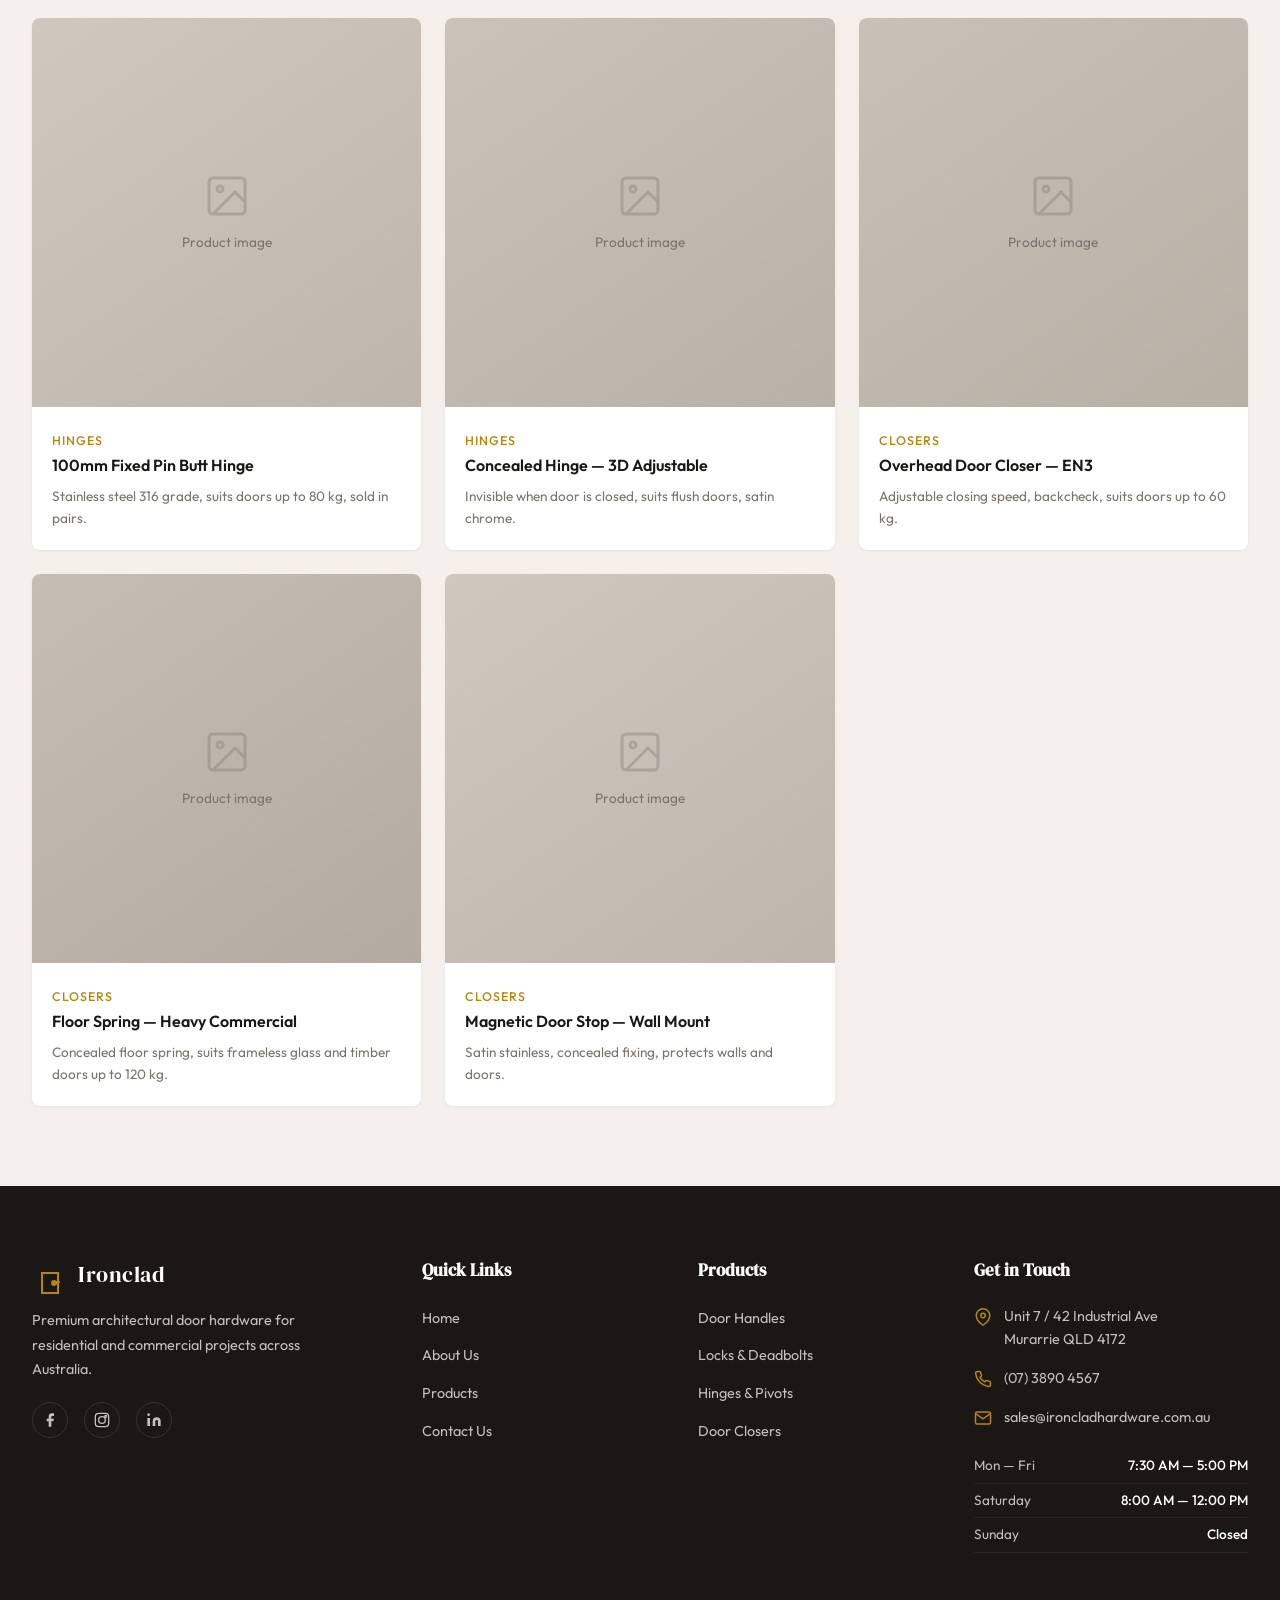
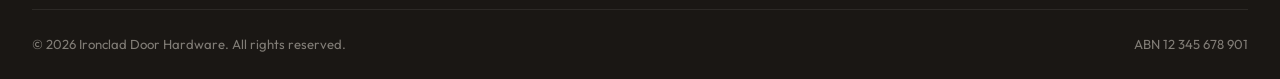
<file: products.html>
<!DOCTYPE html>
<html lang="en">
<head>
  <meta charset="UTF-8">
  <meta name="viewport" content="width=device-width, initial-scale=1.0">
  <title>Products — Ironclad Door Hardware</title>
  <meta name="description" content="Browse our full range of door handles, locks, hinges, door closers and accessories.">
  <link rel="icon" href="images/logo.svg" type="image/svg+xml">
  <link rel="stylesheet" href="css/style.css">
</head>
<body>

  <!-- ═══ NAVIGATION ═══ -->
  <nav class="navbar">
    <div class="container">
      <a href="index.html" class="logo">
        <img src="images/logo.svg" alt="Ironclad" class="logo-icon">
        <span class="logo-text">Ironclad</span>
      </a>
      <ul class="nav-links">
        <li><a href="index.html">Home</a></li>
        <li><a href="about.html">About Us</a></li>
        <li><a href="products.html" class="active">Products</a></li>
        <li><a href="contact.html">Contact Us</a></li>
        <li><a href="contact.html" class="nav-cta">Get a Quote</a></li>
      </ul>
      <button class="nav-toggle" aria-label="Toggle menu">
        <span></span><span></span><span></span>
      </button>
    </div>
  </nav>

  <!-- ═══ PAGE HERO ═══ -->
  <section class="page-hero">
    <div class="container">
      <h1>Our Products</h1>
      <p>Architectural-grade door hardware for every project — residential through to heavy commercial.</p>
    </div>
  </section>

  <!-- ═══ PRODUCTS GRID ═══ -->
  <section class="products-section">
    <div class="container">

      <div class="products-filter fade-in">
        <button class="filter-btn active" data-filter="all">All Products</button>
        <button class="filter-btn" data-filter="handles">Handles &amp; Levers</button>
        <button class="filter-btn" data-filter="locks">Locks &amp; Deadbolts</button>
        <button class="filter-btn" data-filter="hinges">Hinges &amp; Pivots</button>
        <button class="filter-btn" data-filter="closers">Door Closers</button>
      </div>

      <div class="products-grid">

        <!-- Handles -->
        <div class="product-card fade-in" data-category="handles">
          <div class="product-card-image">
            <div class="category-placeholder cat-bg-1">
              <svg viewBox="0 0 24 24" fill="none" stroke="currentColor" stroke-width="1.5" width="48" height="48"><rect x="3" y="3" width="18" height="18" rx="2"/><circle cx="8.5" cy="8.5" r="1.5"/><path d="M21 15l-5-5L5 21"/></svg>
              Product image
            </div>
          </div>
          <div class="product-card-body">
            <span class="product-cat">Handles</span>
            <h3>Milano Square Lever on Rose</h3>
            <p>Satin stainless steel, square rose, suits 35–45mm doors.</p>
          </div>
        </div>

        <div class="product-card fade-in" data-category="handles">
          <div class="product-card-image">
            <div class="category-placeholder cat-bg-2">
              <svg viewBox="0 0 24 24" fill="none" stroke="currentColor" stroke-width="1.5" width="48" height="48"><rect x="3" y="3" width="18" height="18" rx="2"/><circle cx="8.5" cy="8.5" r="1.5"/><path d="M21 15l-5-5L5 21"/></svg>
              Product image
            </div>
          </div>
          <div class="product-card-body">
            <span class="product-cat">Handles</span>
            <h3>Heritage Scroll Lever</h3>
            <p>Antique brass finish, round rose, ideal for period homes.</p>
          </div>
        </div>

        <div class="product-card fade-in" data-category="handles">
          <div class="product-card-image">
            <div class="category-placeholder cat-bg-3">
              <svg viewBox="0 0 24 24" fill="none" stroke="currentColor" stroke-width="1.5" width="48" height="48"><rect x="3" y="3" width="18" height="18" rx="2"/><circle cx="8.5" cy="8.5" r="1.5"/><path d="M21 15l-5-5L5 21"/></svg>
              Product image
            </div>
          </div>
          <div class="product-card-body">
            <span class="product-cat">Handles</span>
            <h3>Axis Matte Black Lever</h3>
            <p>Minimal square profile, matte black, includes fixing kit.</p>
          </div>
        </div>

        <!-- Locks -->
        <div class="product-card fade-in" data-category="locks">
          <div class="product-card-image">
            <div class="category-placeholder cat-bg-4">
              <svg viewBox="0 0 24 24" fill="none" stroke="currentColor" stroke-width="1.5" width="48" height="48"><rect x="3" y="3" width="18" height="18" rx="2"/><circle cx="8.5" cy="8.5" r="1.5"/><path d="M21 15l-5-5L5 21"/></svg>
              Product image
            </div>
          </div>
          <div class="product-card-body">
            <span class="product-cat">Locks</span>
            <h3>Euro Mortice Lock — 60mm</h3>
            <p>Fire-rated to AS 1905.1, suits euro-profile cylinders, satin chrome faceplate.</p>
          </div>
        </div>

        <div class="product-card fade-in" data-category="locks">
          <div class="product-card-image">
            <div class="category-placeholder cat-bg-1">
              <svg viewBox="0 0 24 24" fill="none" stroke="currentColor" stroke-width="1.5" width="48" height="48"><rect x="3" y="3" width="18" height="18" rx="2"/><circle cx="8.5" cy="8.5" r="1.5"/><path d="M21 15l-5-5L5 21"/></svg>
              Product image
            </div>
          </div>
          <div class="product-card-body">
            <span class="product-cat">Locks</span>
            <h3>Smart Keypad Deadbolt</h3>
            <p>Bluetooth + PIN code access, auto-lock, satin nickel finish.</p>
          </div>
        </div>

        <div class="product-card fade-in" data-category="locks">
          <div class="product-card-image">
            <div class="category-placeholder cat-bg-2">
              <svg viewBox="0 0 24 24" fill="none" stroke="currentColor" stroke-width="1.5" width="48" height="48"><rect x="3" y="3" width="18" height="18" rx="2"/><circle cx="8.5" cy="8.5" r="1.5"/><path d="M21 15l-5-5L5 21"/></svg>
              Product image
            </div>
          </div>
          <div class="product-card-body">
            <span class="product-cat">Locks</span>
            <h3>Double Cylinder Deadbolt</h3>
            <p>Heavy-duty, grade 1 security, keyed both sides, polished brass.</p>
          </div>
        </div>

        <!-- Hinges -->
        <div class="product-card fade-in" data-category="hinges">
          <div class="product-card-image">
            <div class="category-placeholder cat-bg-3">
              <svg viewBox="0 0 24 24" fill="none" stroke="currentColor" stroke-width="1.5" width="48" height="48"><rect x="3" y="3" width="18" height="18" rx="2"/><circle cx="8.5" cy="8.5" r="1.5"/><path d="M21 15l-5-5L5 21"/></svg>
              Product image
            </div>
          </div>
          <div class="product-card-body">
            <span class="product-cat">Hinges</span>
            <h3>100mm Fixed Pin Butt Hinge</h3>
            <p>Stainless steel 316 grade, suits doors up to 80 kg, sold in pairs.</p>
          </div>
        </div>

        <div class="product-card fade-in" data-category="hinges">
          <div class="product-card-image">
            <div class="category-placeholder cat-bg-4">
              <svg viewBox="0 0 24 24" fill="none" stroke="currentColor" stroke-width="1.5" width="48" height="48"><rect x="3" y="3" width="18" height="18" rx="2"/><circle cx="8.5" cy="8.5" r="1.5"/><path d="M21 15l-5-5L5 21"/></svg>
              Product image
            </div>
          </div>
          <div class="product-card-body">
            <span class="product-cat">Hinges</span>
            <h3>Concealed Hinge — 3D Adjustable</h3>
            <p>Invisible when door is closed, suits flush doors, satin chrome.</p>
          </div>
        </div>

        <!-- Closers -->
        <div class="product-card fade-in" data-category="closers">
          <div class="product-card-image">
            <div class="category-placeholder cat-bg-1">
              <svg viewBox="0 0 24 24" fill="none" stroke="currentColor" stroke-width="1.5" width="48" height="48"><rect x="3" y="3" width="18" height="18" rx="2"/><circle cx="8.5" cy="8.5" r="1.5"/><path d="M21 15l-5-5L5 21"/></svg>
              Product image
            </div>
          </div>
          <div class="product-card-body">
            <span class="product-cat">Closers</span>
            <h3>Overhead Door Closer — EN3</h3>
            <p>Adjustable closing speed, backcheck, suits doors up to 60 kg.</p>
          </div>
        </div>

        <div class="product-card fade-in" data-category="closers">
          <div class="product-card-image">
            <div class="category-placeholder cat-bg-2">
              <svg viewBox="0 0 24 24" fill="none" stroke="currentColor" stroke-width="1.5" width="48" height="48"><rect x="3" y="3" width="18" height="18" rx="2"/><circle cx="8.5" cy="8.5" r="1.5"/><path d="M21 15l-5-5L5 21"/></svg>
              Product image
            </div>
          </div>
          <div class="product-card-body">
            <span class="product-cat">Closers</span>
            <h3>Floor Spring — Heavy Commercial</h3>
            <p>Concealed floor spring, suits frameless glass and timber doors up to 120 kg.</p>
          </div>
        </div>

        <div class="product-card fade-in" data-category="closers">
          <div class="product-card-image">
            <div class="category-placeholder cat-bg-3">
              <svg viewBox="0 0 24 24" fill="none" stroke="currentColor" stroke-width="1.5" width="48" height="48"><rect x="3" y="3" width="18" height="18" rx="2"/><circle cx="8.5" cy="8.5" r="1.5"/><path d="M21 15l-5-5L5 21"/></svg>
              Product image
            </div>
          </div>
          <div class="product-card-body">
            <span class="product-cat">Closers</span>
            <h3>Magnetic Door Stop — Wall Mount</h3>
            <p>Satin stainless, concealed fixing, protects walls and doors.</p>
          </div>
        </div>

      </div>
    </div>
  </section>

  <!-- ═══ FOOTER ═══ -->
  <footer class="footer">
    <div class="container">
      <div class="footer-grid">
        <div class="footer-brand">
          <div class="logo">
            <img src="images/logo.svg" alt="Ironclad" class="logo-icon">
            <span class="logo-text">Ironclad</span>
          </div>
          <p>Premium architectural door hardware for residential and commercial projects across Australia.</p>
          <div class="footer-socials">
            <a href="#" aria-label="Facebook"><svg viewBox="0 0 24 24" fill="currentColor"><path d="M18 2h-3a5 5 0 00-5 5v3H7v4h3v8h4v-8h3l1-4h-4V7a1 1 0 011-1h3z"/></svg></a>
            <a href="#" aria-label="Instagram"><svg viewBox="0 0 24 24" fill="none" stroke="currentColor" stroke-width="2"><rect x="2" y="2" width="20" height="20" rx="5"/><circle cx="12" cy="12" r="5"/><circle cx="17.5" cy="6.5" r="1.5"/></svg></a>
            <a href="#" aria-label="LinkedIn"><svg viewBox="0 0 24 24" fill="currentColor"><path d="M16 8a6 6 0 016 6v7h-4v-7a2 2 0 00-4 0v7h-4v-7a6 6 0 016-6zM2 9h4v12H2zM4 6a2 2 0 100-4 2 2 0 000 4z"/></svg></a>
          </div>
        </div>
        <div>
          <h4>Quick Links</h4>
          <ul class="footer-links">
            <li><a href="index.html">Home</a></li>
            <li><a href="about.html">About Us</a></li>
            <li><a href="products.html">Products</a></li>
            <li><a href="contact.html">Contact Us</a></li>
          </ul>
        </div>
        <div>
          <h4>Products</h4>
          <ul class="footer-links">
            <li><a href="products.html">Door Handles</a></li>
            <li><a href="products.html">Locks &amp; Deadbolts</a></li>
            <li><a href="products.html">Hinges &amp; Pivots</a></li>
            <li><a href="products.html">Door Closers</a></li>
          </ul>
        </div>
        <div>
          <h4>Get in Touch</h4>
          <div class="footer-contact-item">
            <svg viewBox="0 0 24 24" fill="none" stroke="currentColor" stroke-width="2"><path d="M21 10c0 7-9 13-9 13s-9-6-9-13a9 9 0 1118 0z"/><circle cx="12" cy="10" r="3"/></svg>
            <span>Unit 7 / 42 Industrial Ave<br>Murarrie QLD 4172</span>
          </div>
          <div class="footer-contact-item">
            <svg viewBox="0 0 24 24" fill="none" stroke="currentColor" stroke-width="2"><path d="M22 16.92v3a2 2 0 01-2.18 2 19.79 19.79 0 01-8.63-3.07 19.5 19.5 0 01-6-6A19.79 19.79 0 012.12 4.18 2 2 0 014.11 2h3a2 2 0 012 1.72c.127.96.361 1.903.7 2.81a2 2 0 01-.45 2.11L8.09 9.91a16 16 0 006 6l1.27-1.27a2 2 0 012.11-.45c.907.339 1.85.573 2.81.7A2 2 0 0122 16.92z"/></svg>
            <span>(07) 3890 4567</span>
          </div>
          <div class="footer-contact-item">
            <svg viewBox="0 0 24 24" fill="none" stroke="currentColor" stroke-width="2"><path d="M4 4h16c1.1 0 2 .9 2 2v12c0 1.1-.9 2-2 2H4c-1.1 0-2-.9-2-2V6c0-1.1.9-2 2-2z"/><polyline points="22,6 12,13 2,6"/></svg>
            <span>sales@ironcladhardware.com.au</span>
          </div>
          <div class="footer-hours">
            <div class="footer-hours-row"><span class="day">Mon — Fri</span><span class="time">7:30 AM — 5:00 PM</span></div>
            <div class="footer-hours-row"><span class="day">Saturday</span><span class="time">8:00 AM — 12:00 PM</span></div>
            <div class="footer-hours-row"><span class="day">Sunday</span><span class="time">Closed</span></div>
          </div>
        </div>
      </div>
      <div class="footer-bottom">
        <span>&copy; 2026 Ironclad Door Hardware. All rights reserved.</span>
        <span>ABN 12 345 678 901</span>
      </div>
    </div>
  </footer>

  <script src="js/main.js"></script>
</body>
</html>
</file>
<file: css/style.css>
/* ============================================
   IRONCLAD DOOR HARDWARE — Global Stylesheet
   Aesthetic: Industrial-luxe, warm neutrals,
   strong typography, tactile feel
   ============================================ */

@import url('https://fonts.googleapis.com/css2?family=DM+Serif+Display&family=Outfit:wght@300;400;500;600;700&display=swap');

:root {
  --color-bg: #F5F0EB;
  --color-bg-alt: #EDE7E0;
  --color-dark: #1A1714;
  --color-text: #3A3530;
  --color-text-light: #7A746D;
  --color-accent: #B8860B;
  --color-accent-hover: #9A7009;
  --color-white: #FFFFFF;
  --color-border: #D5CEC6;
  --color-card-bg: #FFFFFF;
  --color-footer-bg: #1A1714;
  --color-footer-text: #C5BFB8;

  --font-display: 'DM Serif Display', serif;
  --font-body: 'Outfit', sans-serif;

  --radius: 4px;
  --shadow-sm: 0 1px 3px rgba(26,23,20,0.06);
  --shadow-md: 0 4px 16px rgba(26,23,20,0.08);
  --shadow-lg: 0 8px 32px rgba(26,23,20,0.12);

  --max-width: 1280px;
  --nav-height: 72px;
}

*, *::before, *::after {
  margin: 0;
  padding: 0;
  box-sizing: border-box;
}

html {
  scroll-behavior: smooth;
  font-size: 16px;
}

body {
  font-family: var(--font-body);
  color: var(--color-text);
  background: var(--color-bg);
  line-height: 1.6;
  -webkit-font-smoothing: antialiased;
}

a {
  text-decoration: none;
  color: inherit;
  transition: color 0.25s ease;
}

img {
  max-width: 100%;
  display: block;
}

/* ── UTILITY ─────────────────────────────── */

.container {
  max-width: var(--max-width);
  margin: 0 auto;
  padding: 0 32px;
}

.section-label {
  font-family: var(--font-body);
  font-weight: 600;
  font-size: 0.75rem;
  letter-spacing: 3px;
  text-transform: uppercase;
  color: var(--color-accent);
  margin-bottom: 12px;
}

.section-title {
  font-family: var(--font-display);
  font-size: clamp(1.8rem, 4vw, 2.6rem);
  color: var(--color-dark);
  line-height: 1.2;
  margin-bottom: 16px;
}

.section-subtitle {
  font-size: 1.05rem;
  color: var(--color-text-light);
  max-width: 560px;
  line-height: 1.7;
}

.btn {
  display: inline-flex;
  align-items: center;
  gap: 8px;
  padding: 14px 32px;
  font-family: var(--font-body);
  font-weight: 600;
  font-size: 0.9rem;
  letter-spacing: 0.5px;
  border: none;
  border-radius: var(--radius);
  cursor: pointer;
  transition: all 0.3s ease;
}

.btn-primary {
  background: var(--color-accent);
  color: var(--color-white);
}
.btn-primary:hover {
  background: var(--color-accent-hover);
  transform: translateY(-1px);
  box-shadow: var(--shadow-md);
}

.btn-outline {
  background: transparent;
  color: var(--color-dark);
  border: 2px solid var(--color-dark);
}
.btn-outline:hover {
  background: var(--color-dark);
  color: var(--color-white);
}

/* ── NAVIGATION ──────────────────────────── */

.navbar {
  position: fixed;
  top: 0;
  left: 0;
  width: 100%;
  height: var(--nav-height);
  background: rgba(245, 240, 235, 0.92);
  backdrop-filter: blur(16px);
  -webkit-backdrop-filter: blur(16px);
  border-bottom: 1px solid var(--color-border);
  z-index: 1000;
  transition: box-shadow 0.3s ease;
}

.navbar.scrolled {
  box-shadow: var(--shadow-sm);
}

.navbar .container {
  display: flex;
  align-items: center;
  justify-content: space-between;
  height: 100%;
}

.logo {
  display: flex;
  align-items: center;
  gap: 10px;
}

.logo-icon {
  width: 36px;
  height: 36px;
}

.logo-text {
  font-family: var(--font-display);
  font-size: 1.35rem;
  color: var(--color-dark);
  letter-spacing: 0.5px;
}

.nav-links {
  display: flex;
  align-items: center;
  gap: 36px;
  list-style: none;
}

.nav-links a {
  font-weight: 500;
  font-size: 0.9rem;
  color: var(--color-text);
  position: relative;
  padding: 4px 0;
}

.nav-links a::after {
  content: '';
  position: absolute;
  bottom: -2px;
  left: 0;
  width: 0;
  height: 2px;
  background: var(--color-accent);
  transition: width 0.3s ease;
}

.nav-links a:hover,
.nav-links a.active {
  color: var(--color-dark);
}

.nav-links a:hover::after,
.nav-links a.active::after {
  width: 100%;
}

.nav-cta {
  padding: 10px 24px !important;
  background: var(--color-accent);
  color: var(--color-white) !important;
  border-radius: var(--radius);
  font-weight: 600;
}
.nav-cta::after { display: none !important; }
.nav-cta:hover {
  background: var(--color-accent-hover);
}

/* Mobile toggle */
.nav-toggle {
  display: none;
  flex-direction: column;
  gap: 5px;
  background: none;
  border: none;
  cursor: pointer;
  padding: 4px;
}
.nav-toggle span {
  width: 24px;
  height: 2px;
  background: var(--color-dark);
  border-radius: 2px;
  transition: all 0.3s ease;
}

/* ── HERO ────────────────────────────────── */

.hero {
  margin-top: var(--nav-height);
  min-height: calc(100vh - var(--nav-height));
  display: flex;
  align-items: center;
  position: relative;
  overflow: hidden;
  background: linear-gradient(135deg, var(--color-bg) 0%, var(--color-bg-alt) 100%);
}

.hero .container {
  display: grid;
  grid-template-columns: 1fr 1fr;
  gap: 64px;
  align-items: center;
  padding-top: 48px;
  padding-bottom: 48px;
}

.hero-content {
  animation: fadeInUp 0.8s ease forwards;
}

.hero-badge {
  display: inline-flex;
  align-items: center;
  gap: 8px;
  padding: 8px 16px;
  background: rgba(184, 134, 11, 0.1);
  border: 1px solid rgba(184, 134, 11, 0.2);
  border-radius: 100px;
  font-size: 0.8rem;
  font-weight: 600;
  color: var(--color-accent);
  letter-spacing: 1px;
  text-transform: uppercase;
  margin-bottom: 24px;
}

.hero h1 {
  font-family: var(--font-display);
  font-size: clamp(2.4rem, 5vw, 3.6rem);
  color: var(--color-dark);
  line-height: 1.12;
  margin-bottom: 20px;
}

.hero h1 span {
  color: var(--color-accent);
}

.hero p {
  font-size: 1.1rem;
  color: var(--color-text-light);
  max-width: 480px;
  margin-bottom: 36px;
  line-height: 1.8;
}

.hero-actions {
  display: flex;
  gap: 16px;
  flex-wrap: wrap;
}

.hero-visual {
  position: relative;
  display: flex;
  align-items: center;
  justify-content: center;
  animation: fadeInUp 0.8s 0.2s ease both;
}

.hero-image-wrapper {
  width: 100%;
  aspect-ratio: 4/3;
  background: var(--color-bg-alt);
  border-radius: 12px;
  overflow: hidden;
  box-shadow: var(--shadow-lg);
  position: relative;
}

.hero-image-wrapper img {
  width: 100%;
  height: 100%;
  object-fit: cover;
}

.hero-image-placeholder {
  width: 100%;
  height: 100%;
  display: flex;
  flex-direction: column;
  align-items: center;
  justify-content: center;
  background: linear-gradient(145deg, #D5CEC6 0%, #C5BFB8 100%);
  color: var(--color-text-light);
  font-size: 0.9rem;
  text-align: center;
  padding: 20px;
}

.hero-image-placeholder svg {
  width: 80px;
  height: 80px;
  margin-bottom: 16px;
  opacity: 0.4;
}

.hero-stat-card {
  position: absolute;
  bottom: -24px;
  left: -24px;
  background: var(--color-white);
  padding: 20px 24px;
  border-radius: 8px;
  box-shadow: var(--shadow-lg);
  display: flex;
  align-items: center;
  gap: 16px;
  animation: fadeInUp 0.8s 0.6s ease both;
}

.hero-stat-card .stat-number {
  font-family: var(--font-display);
  font-size: 1.8rem;
  color: var(--color-accent);
  line-height: 1;
}

.hero-stat-card .stat-label {
  font-size: 0.8rem;
  color: var(--color-text-light);
  line-height: 1.4;
}

/* ── TRUST BAR ───────────────────────────── */

.trust-bar {
  padding: 48px 0;
  border-bottom: 1px solid var(--color-border);
}

.trust-bar .container {
  display: flex;
  align-items: center;
  justify-content: center;
  gap: 56px;
  flex-wrap: wrap;
}

.trust-item {
  display: flex;
  align-items: center;
  gap: 12px;
  color: var(--color-text-light);
  font-size: 0.9rem;
  font-weight: 500;
}

.trust-item svg {
  width: 24px;
  height: 24px;
  color: var(--color-accent);
  flex-shrink: 0;
}

/* ── PRODUCT CATEGORIES ──────────────────── */

.categories {
  padding: 96px 0;
}

.categories-header {
  text-align: center;
  margin-bottom: 64px;
}

.categories-header .section-subtitle {
  margin: 0 auto;
}

.categories-grid {
  display: grid;
  grid-template-columns: repeat(4, 1fr);
  gap: 24px;
}

.category-card {
  background: var(--color-card-bg);
  border-radius: 8px;
  overflow: hidden;
  box-shadow: var(--shadow-sm);
  transition: all 0.4s ease;
  cursor: pointer;
  position: relative;
}

.category-card:hover {
  transform: translateY(-6px);
  box-shadow: var(--shadow-lg);
}

.category-card-image {
  aspect-ratio: 4/3;
  overflow: hidden;
  position: relative;
}

.category-card-image img {
  width: 100%;
  height: 100%;
  object-fit: cover;
  transition: transform 0.5s ease;
}

.category-card:hover .category-card-image img {
  transform: scale(1.05);
}

.category-placeholder {
  width: 100%;
  height: 100%;
  display: flex;
  flex-direction: column;
  align-items: center;
  justify-content: center;
  gap: 12px;
  font-size: 0.85rem;
  color: var(--color-text-light);
}

.category-placeholder svg {
  width: 48px;
  height: 48px;
  opacity: 0.35;
}

.cat-bg-1 { background: linear-gradient(145deg, #C9C1B8, #B8AFA5); }
.cat-bg-2 { background: linear-gradient(145deg, #C5BEB5, #B3ABA2); }
.cat-bg-3 { background: linear-gradient(145deg, #D0C8BF, #BEB6AD); }
.cat-bg-4 { background: linear-gradient(145deg, #CBC3BA, #B9B1A8); }

.category-card-body {
  padding: 24px;
}

.category-card-body h3 {
  font-family: var(--font-display);
  font-size: 1.2rem;
  color: var(--color-dark);
  margin-bottom: 8px;
}

.category-card-body p {
  font-size: 0.88rem;
  color: var(--color-text-light);
  line-height: 1.6;
  margin-bottom: 16px;
}

.category-link {
  display: inline-flex;
  align-items: center;
  gap: 6px;
  font-weight: 600;
  font-size: 0.85rem;
  color: var(--color-accent);
  transition: gap 0.3s ease;
}

.category-link:hover {
  gap: 10px;
}

.category-link svg {
  width: 16px;
  height: 16px;
}

/* ── WHY CHOOSE US ───────────────────────── */

.why-us {
  padding: 96px 0;
  background: var(--color-bg-alt);
}

.why-us-grid {
  display: grid;
  grid-template-columns: 1fr 1fr;
  gap: 64px;
  align-items: center;
}

.why-us-features {
  display: grid;
  grid-template-columns: 1fr 1fr;
  gap: 32px;
  margin-top: 40px;
}

.feature-item {
  padding: 24px;
  background: var(--color-white);
  border-radius: 8px;
  box-shadow: var(--shadow-sm);
  transition: transform 0.3s ease, box-shadow 0.3s ease;
}

.feature-item:hover {
  transform: translateY(-3px);
  box-shadow: var(--shadow-md);
}

.feature-icon {
  width: 44px;
  height: 44px;
  background: rgba(184, 134, 11, 0.1);
  border-radius: 8px;
  display: flex;
  align-items: center;
  justify-content: center;
  margin-bottom: 16px;
}

.feature-icon svg {
  width: 22px;
  height: 22px;
  color: var(--color-accent);
}

.feature-item h4 {
  font-weight: 600;
  font-size: 0.95rem;
  color: var(--color-dark);
  margin-bottom: 8px;
}

.feature-item p {
  font-size: 0.85rem;
  color: var(--color-text-light);
  line-height: 1.6;
}

.why-us-image {
  aspect-ratio: 3/4;
  border-radius: 12px;
  overflow: hidden;
  box-shadow: var(--shadow-lg);
}

.why-us-image img {
  width: 100%;
  height: 100%;
  object-fit: cover;
}

.why-us-placeholder {
  width: 100%;
  height: 100%;
  display: flex;
  flex-direction: column;
  align-items: center;
  justify-content: center;
  gap: 12px;
  background: linear-gradient(145deg, #C5BFB8, #AEA8A0);
  color: var(--color-text-light);
  font-size: 0.9rem;
}

.why-us-placeholder svg {
  width: 64px;
  height: 64px;
  opacity: 0.35;
}

/* ── FOOTER ──────────────────────────────── */

.footer {
  background: var(--color-footer-bg);
  color: var(--color-footer-text);
  padding: 72px 0 0;
}

.footer-grid {
  display: grid;
  grid-template-columns: 1.5fr 1fr 1fr 1.2fr;
  gap: 48px;
  padding-bottom: 56px;
  border-bottom: 1px solid rgba(255,255,255,0.08);
}

.footer-brand .logo-text {
  color: var(--color-white);
  margin-bottom: 16px;
}

.footer-brand p {
  font-size: 0.9rem;
  line-height: 1.7;
  color: var(--color-footer-text);
  margin-bottom: 20px;
  max-width: 300px;
}

.footer h4 {
  font-family: var(--font-display);
  font-size: 1.05rem;
  color: var(--color-white);
  margin-bottom: 20px;
}

.footer-links {
  list-style: none;
  display: flex;
  flex-direction: column;
  gap: 12px;
}

.footer-links a {
  font-size: 0.9rem;
  color: var(--color-footer-text);
  transition: color 0.25s ease, padding-left 0.25s ease;
}

.footer-links a:hover {
  color: var(--color-white);
  padding-left: 4px;
}

.footer-contact-item {
  display: flex;
  gap: 12px;
  margin-bottom: 16px;
  font-size: 0.9rem;
  line-height: 1.6;
}

.footer-contact-item svg {
  width: 18px;
  height: 18px;
  color: var(--color-accent);
  flex-shrink: 0;
  margin-top: 3px;
}

.footer-hours {
  margin-top: 20px;
}

.footer-hours-row {
  display: flex;
  justify-content: space-between;
  font-size: 0.85rem;
  padding: 6px 0;
  border-bottom: 1px solid rgba(255,255,255,0.05);
}

.footer-hours-row .day {
  color: var(--color-footer-text);
}

.footer-hours-row .time {
  color: var(--color-white);
  font-weight: 500;
}

.footer-bottom {
  display: flex;
  align-items: center;
  justify-content: space-between;
  padding: 24px 0;
  font-size: 0.82rem;
  color: rgba(197, 191, 184, 0.6);
}

.footer-socials {
  display: flex;
  gap: 16px;
}

.footer-socials a {
  width: 36px;
  height: 36px;
  border-radius: 50%;
  border: 1px solid rgba(255,255,255,0.12);
  display: flex;
  align-items: center;
  justify-content: center;
  transition: all 0.3s ease;
}

.footer-socials a:hover {
  background: var(--color-accent);
  border-color: var(--color-accent);
}

.footer-socials svg {
  width: 16px;
  height: 16px;
  color: var(--color-footer-text);
}

.footer-socials a:hover svg {
  color: var(--color-white);
}

/* ── SUB PAGE HERO ───────────────────────── */

.page-hero {
  margin-top: var(--nav-height);
  padding: 80px 0 64px;
  background: var(--color-bg-alt);
  text-align: center;
  border-bottom: 1px solid var(--color-border);
}

.page-hero h1 {
  font-family: var(--font-display);
  font-size: clamp(2rem, 4vw, 3rem);
  color: var(--color-dark);
  margin-bottom: 12px;
}

.page-hero p {
  font-size: 1.05rem;
  color: var(--color-text-light);
  max-width: 560px;
  margin: 0 auto;
}

/* ── ABOUT PAGE ──────────────────────────── */

.about-section {
  padding: 80px 0;
}

.about-grid {
  display: grid;
  grid-template-columns: 1fr 1fr;
  gap: 64px;
  align-items: center;
}

.about-text h2 {
  font-family: var(--font-display);
  font-size: 1.8rem;
  color: var(--color-dark);
  margin-bottom: 20px;
}

.about-text p {
  font-size: 0.95rem;
  color: var(--color-text-light);
  line-height: 1.8;
  margin-bottom: 16px;
}

.about-stats {
  display: grid;
  grid-template-columns: repeat(3, 1fr);
  gap: 24px;
  margin-top: 32px;
}

.about-stat {
  text-align: center;
  padding: 24px 16px;
  background: var(--color-bg-alt);
  border-radius: 8px;
}

.about-stat .number {
  font-family: var(--font-display);
  font-size: 2rem;
  color: var(--color-accent);
  display: block;
}

.about-stat .label {
  font-size: 0.82rem;
  color: var(--color-text-light);
  margin-top: 4px;
}

.about-image {
  aspect-ratio: 4/3;
  border-radius: 12px;
  overflow: hidden;
  box-shadow: var(--shadow-lg);
}

.about-image img {
  width: 100%;
  height: 100%;
  object-fit: cover;
}

/* ── PRODUCTS PAGE ───────────────────────── */

.products-section {
  padding: 80px 0;
}

.products-filter {
  display: flex;
  justify-content: center;
  gap: 12px;
  margin-bottom: 48px;
  flex-wrap: wrap;
}

.filter-btn {
  padding: 10px 24px;
  border: 1px solid var(--color-border);
  border-radius: 100px;
  font-family: var(--font-body);
  font-size: 0.85rem;
  font-weight: 500;
  background: var(--color-white);
  color: var(--color-text);
  cursor: pointer;
  transition: all 0.3s ease;
}

.filter-btn:hover,
.filter-btn.active {
  background: var(--color-accent);
  color: var(--color-white);
  border-color: var(--color-accent);
}

.products-grid {
  display: grid;
  grid-template-columns: repeat(3, 1fr);
  gap: 24px;
}

.product-card {
  background: var(--color-card-bg);
  border-radius: 8px;
  overflow: hidden;
  box-shadow: var(--shadow-sm);
  transition: all 0.4s ease;
}

.product-card:hover {
  transform: translateY(-4px);
  box-shadow: var(--shadow-md);
}

.product-card-image {
  aspect-ratio: 1;
  overflow: hidden;
}

.product-card-image img {
  width: 100%;
  height: 100%;
  object-fit: cover;
  transition: transform 0.5s ease;
}

.product-card:hover .product-card-image img {
  transform: scale(1.05);
}

.product-card-body {
  padding: 20px;
}

.product-card-body h3 {
  font-weight: 600;
  font-size: 1rem;
  color: var(--color-dark);
  margin-bottom: 6px;
}

.product-card-body .product-cat {
  font-size: 0.78rem;
  color: var(--color-accent);
  font-weight: 500;
  text-transform: uppercase;
  letter-spacing: 1px;
}

.product-card-body p {
  font-size: 0.85rem;
  color: var(--color-text-light);
  margin-top: 8px;
  line-height: 1.6;
}

/* ── CONTACT PAGE ────────────────────────── */

.contact-section {
  padding: 80px 0;
}

.contact-grid {
  display: grid;
  grid-template-columns: 1fr 1fr;
  gap: 48px;
}

.contact-form-card {
  background: var(--color-card-bg);
  padding: 40px;
  border-radius: 12px;
  box-shadow: var(--shadow-md);
}

.contact-form-card h2 {
  font-family: var(--font-display);
  font-size: 1.6rem;
  color: var(--color-dark);
  margin-bottom: 8px;
}

.contact-form-card > p {
  font-size: 0.9rem;
  color: var(--color-text-light);
  margin-bottom: 32px;
}

.form-group {
  margin-bottom: 20px;
}

.form-group label {
  display: block;
  font-size: 0.85rem;
  font-weight: 500;
  color: var(--color-dark);
  margin-bottom: 6px;
}

.form-group input,
.form-group select,
.form-group textarea {
  width: 100%;
  padding: 12px 16px;
  border: 1px solid var(--color-border);
  border-radius: var(--radius);
  font-family: var(--font-body);
  font-size: 0.9rem;
  color: var(--color-text);
  background: var(--color-bg);
  transition: border-color 0.3s ease;
}

.form-group input:focus,
.form-group select:focus,
.form-group textarea:focus {
  outline: none;
  border-color: var(--color-accent);
}

.form-group textarea {
  height: 120px;
  resize: vertical;
}

.form-row {
  display: grid;
  grid-template-columns: 1fr 1fr;
  gap: 16px;
}

.contact-info-cards {
  display: flex;
  flex-direction: column;
  gap: 20px;
}

.contact-info-card {
  background: var(--color-card-bg);
  padding: 28px;
  border-radius: 12px;
  box-shadow: var(--shadow-sm);
  display: flex;
  gap: 16px;
}

.contact-info-card .icon {
  width: 48px;
  height: 48px;
  background: rgba(184, 134, 11, 0.1);
  border-radius: 8px;
  display: flex;
  align-items: center;
  justify-content: center;
  flex-shrink: 0;
}

.contact-info-card .icon svg {
  width: 22px;
  height: 22px;
  color: var(--color-accent);
}

.contact-info-card h4 {
  font-weight: 600;
  font-size: 0.95rem;
  color: var(--color-dark);
  margin-bottom: 4px;
}

.contact-info-card p {
  font-size: 0.88rem;
  color: var(--color-text-light);
  line-height: 1.6;
}

.map-placeholder {
  margin-top: 8px;
  aspect-ratio: 16/9;
  background: var(--color-bg-alt);
  border-radius: 12px;
  display: flex;
  align-items: center;
  justify-content: center;
  color: var(--color-text-light);
  font-size: 0.9rem;
  border: 1px solid var(--color-border);
}

/* ── ANIMATIONS ──────────────────────────── */

@keyframes fadeInUp {
  from {
    opacity: 0;
    transform: translateY(24px);
  }
  to {
    opacity: 1;
    transform: translateY(0);
  }
}

.fade-in {
  opacity: 0;
  transform: translateY(20px);
  transition: opacity 0.6s ease, transform 0.6s ease;
}

.fade-in.visible {
  opacity: 1;
  transform: translateY(0);
}

/* ── RESPONSIVE ──────────────────────────── */

@media (max-width: 1024px) {
  .categories-grid {
    grid-template-columns: repeat(2, 1fr);
  }
  .footer-grid {
    grid-template-columns: 1fr 1fr;
    gap: 40px;
  }
}

@media (max-width: 768px) {
  .container { padding: 0 20px; }

  .nav-links {
    position: fixed;
    top: var(--nav-height);
    left: 0;
    width: 100%;
    background: var(--color-bg);
    flex-direction: column;
    padding: 32px 20px;
    gap: 20px;
    border-bottom: 1px solid var(--color-border);
    transform: translateY(-120%);
    transition: transform 0.35s ease;
    box-shadow: var(--shadow-md);
  }

  .nav-links.open {
    transform: translateY(0);
  }

  .nav-toggle {
    display: flex;
  }

  .hero .container {
    grid-template-columns: 1fr;
    gap: 40px;
  }

  .hero-stat-card {
    left: 16px;
    bottom: -16px;
  }

  .categories-grid {
    grid-template-columns: 1fr;
  }

  .why-us-grid {
    grid-template-columns: 1fr;
  }

  .why-us-image {
    aspect-ratio: 16/9;
    order: -1;
  }

  .about-grid {
    grid-template-columns: 1fr;
  }

  .products-grid {
    grid-template-columns: 1fr 1fr;
  }

  .contact-grid {
    grid-template-columns: 1fr;
  }

  .footer-grid {
    grid-template-columns: 1fr;
  }

  .footer-bottom {
    flex-direction: column;
    gap: 16px;
    text-align: center;
  }
}

@media (max-width: 480px) {
  .products-grid {
    grid-template-columns: 1fr;
  }

  .about-stats {
    grid-template-columns: 1fr;
  }

  .form-row {
    grid-template-columns: 1fr;
  }

  .hero-actions {
    flex-direction: column;
  }

  .trust-bar .container {
    flex-direction: column;
    gap: 24px;
  }
}

/* ═══════════════════════════════════════
   CONTACT PAGE
   ═══════════════════════════════════════ */

.contact-cards {
  padding: 0 0 60px;
}
.contact-cards-grid {
  display: grid;
  grid-template-columns: repeat(3, 1fr);
  gap: 28px;
}
.contact-card {
  background: #fff;
  border: 1px solid #e8e0d4;
  border-radius: 14px;
  padding: 36px 28px;
  text-align: center;
  transition: transform 0.3s, box-shadow 0.3s;
}
.contact-card:hover {
  transform: translateY(-4px);
  box-shadow: 0 12px 32px rgba(0,0,0,0.08);
}
.contact-card-icon {
  width: 56px;
  height: 56px;
  margin: 0 auto 18px;
  background: #f5f0e8;
  border-radius: 50%;
  display: flex;
  align-items: center;
  justify-content: center;
}
.contact-card-icon svg {
  width: 26px;
  height: 26px;
  stroke: #B8860B;
}
.contact-card h3 {
  font-family: 'DM Serif Display', serif;
  font-size: 1.15rem;
  margin-bottom: 8px;
  color: #1a1a1a;
}
.contact-card p {
  color: #5a5247;
  font-size: 0.95rem;
  margin-bottom: 4px;
}
.contact-card-sub {
  font-size: 0.85rem !important;
  color: #8a7e6b !important;
}
.contact-card-link {
  display: inline-block;
  margin-top: 10px;
  color: #B8860B;
  font-weight: 600;
  font-size: 0.9rem;
  text-decoration: none;
}
.contact-card-link:hover {
  text-decoration: underline;
}

/* Form + Map grid */
.contact-main {
  padding: 0 0 80px;
}
.contact-grid {
  display: grid;
  grid-template-columns: 1fr 1fr;
  gap: 40px;
  align-items: start;
}
.contact-form-wrapper {
  background: #fff;
  border: 1px solid #e8e0d4;
  border-radius: 14px;
  padding: 40px;
}
.contact-form-wrapper h2 {
  font-family: 'DM Serif Display', serif;
  font-size: 1.6rem;
  margin-bottom: 8px;
}
.contact-form-wrapper > p {
  color: #5a5247;
  margin-bottom: 28px;
  font-size: 0.95rem;
}

/* Form elements */
.form-row {
  display: grid;
  grid-template-columns: 1fr 1fr;
  gap: 16px;
}
.form-group {
  margin-bottom: 18px;
}
.form-group label {
  display: block;
  font-weight: 600;
  font-size: 0.85rem;
  margin-bottom: 6px;
  color: #1a1a1a;
}
.form-group input,
.form-group select,
.form-group textarea {
  width: 100%;
  padding: 11px 14px;
  border: 1px solid #d4cdc0;
  border-radius: 8px;
  font-family: 'Outfit', sans-serif;
  font-size: 0.95rem;
  color: #1a1a1a;
  background: #faf8f5;
  transition: border-color 0.2s, box-shadow 0.2s;
  box-sizing: border-box;
}
.form-group input:focus,
.form-group select:focus,
.form-group textarea:focus {
  outline: none;
  border-color: #B8860B;
  box-shadow: 0 0 0 3px rgba(184,134,11,0.12);
}
.form-group textarea {
  resize: vertical;
  min-height: 110px;
}
.btn-full {
  width: 100%;
  justify-content: center;
}
.form-success {
  text-align: center;
  padding: 28px;
  margin-top: 20px;
  background: #f0f7f0;
  border-radius: 10px;
  border: 1px solid #c3dfc3;
}
.form-success svg {
  width: 36px;
  height: 36px;
  stroke: #3a8a3a;
  margin-bottom: 10px;
}
.form-success p {
  color: #2d6b2d;
  font-size: 0.95rem;
}

/* Map side */
.contact-map {
  position: sticky;
  top: 100px;
}
.map-placeholder {
  border-radius: 14px;
  overflow: hidden;
  border: 1px solid #e8e0d4;
}
.map-placeholder svg,
.map-placeholder iframe {
  display: block;
  width: 100%;
  height: auto;
}
.map-info {
  padding: 28px 0 0;
}
.map-info h3 {
  font-family: 'DM Serif Display', serif;
  font-size: 1.2rem;
  margin-bottom: 8px;
}
.map-info > p {
  color: #5a5247;
  font-size: 0.92rem;
  margin-bottom: 18px;
  line-height: 1.6;
}
.map-hours-row {
  display: flex;
  justify-content: space-between;
  padding: 7px 0;
  border-bottom: 1px solid #eee;
  font-size: 0.9rem;
  color: #5a5247;
}
.map-hours-row strong {
  color: #1a1a1a;
}

/* Contact responsive */
@media (max-width: 768px) {
  .contact-cards-grid {
    grid-template-columns: 1fr;
  }
  .contact-grid {
    grid-template-columns: 1fr;
  }
  .contact-form-wrapper {
    padding: 28px 22px;
  }
  .form-row {
    grid-template-columns: 1fr;
  }
  .contact-map {
    position: static;
  }
}
</file>
